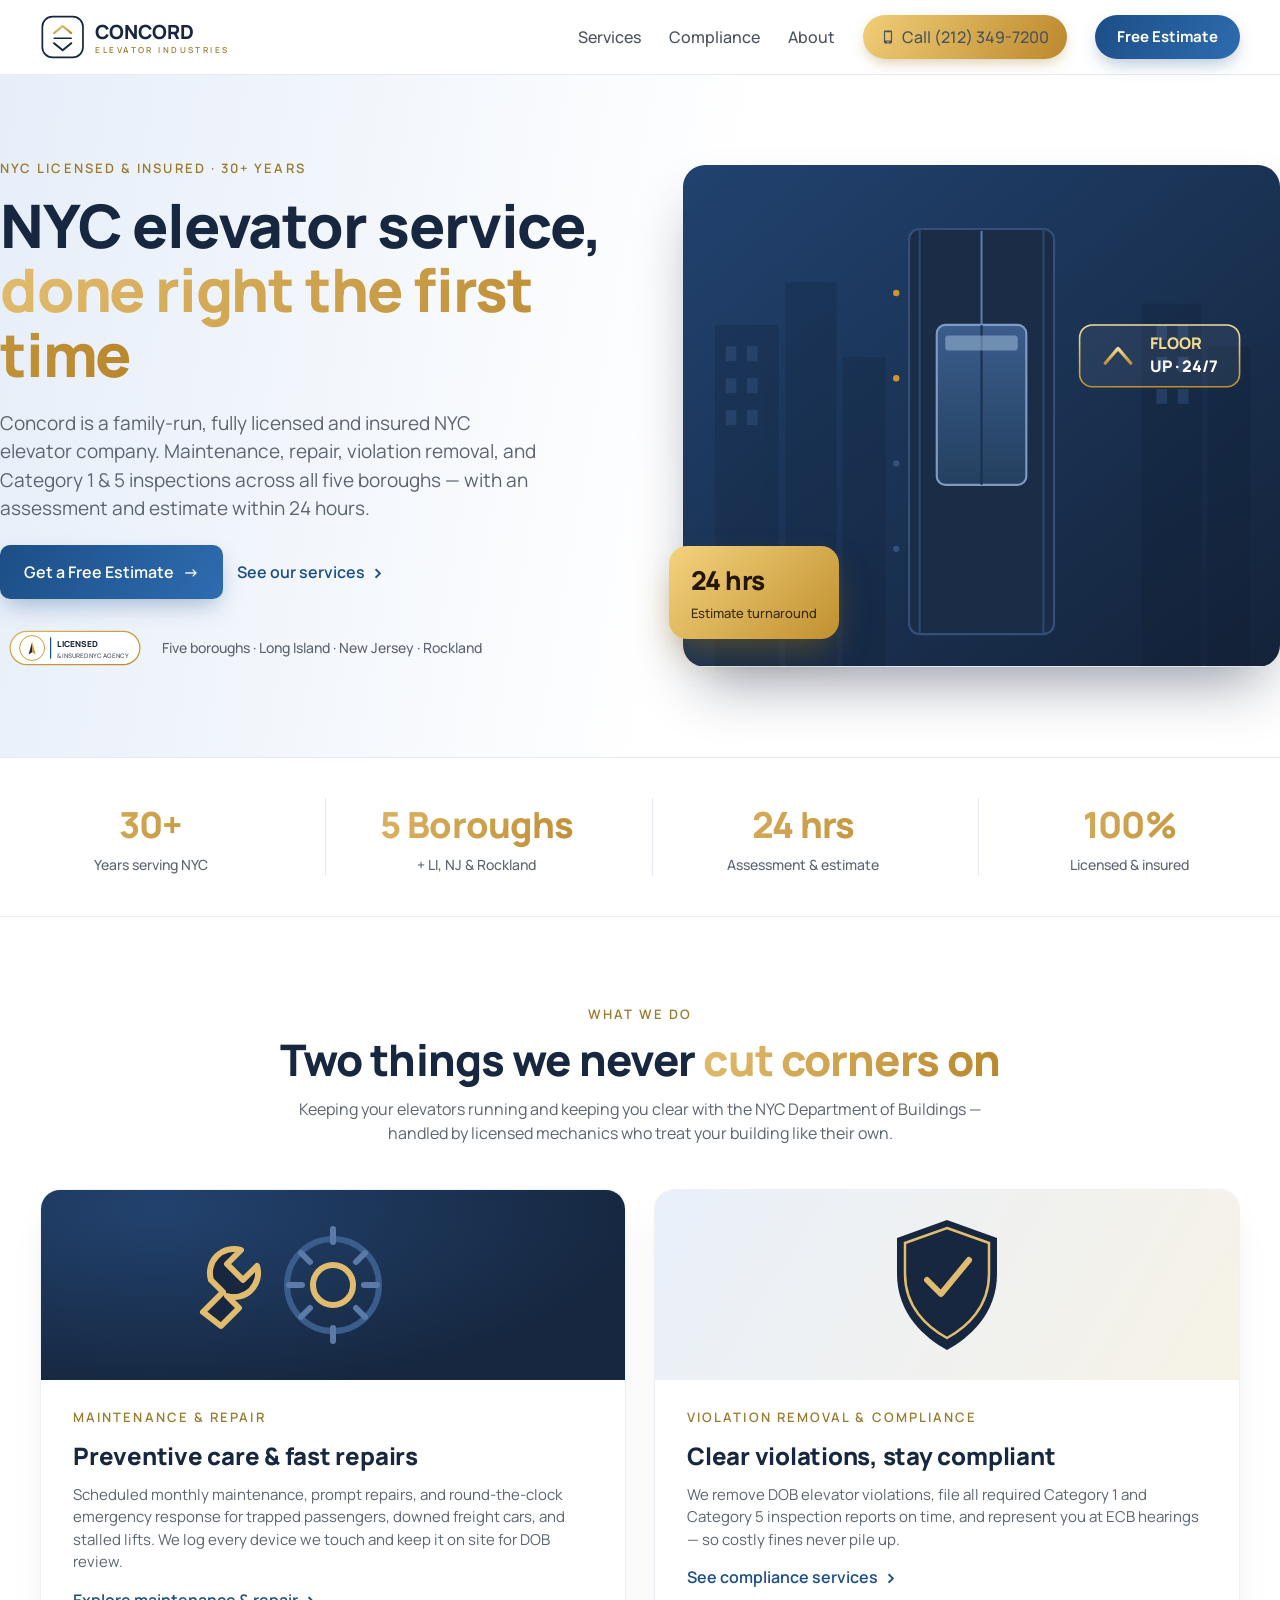
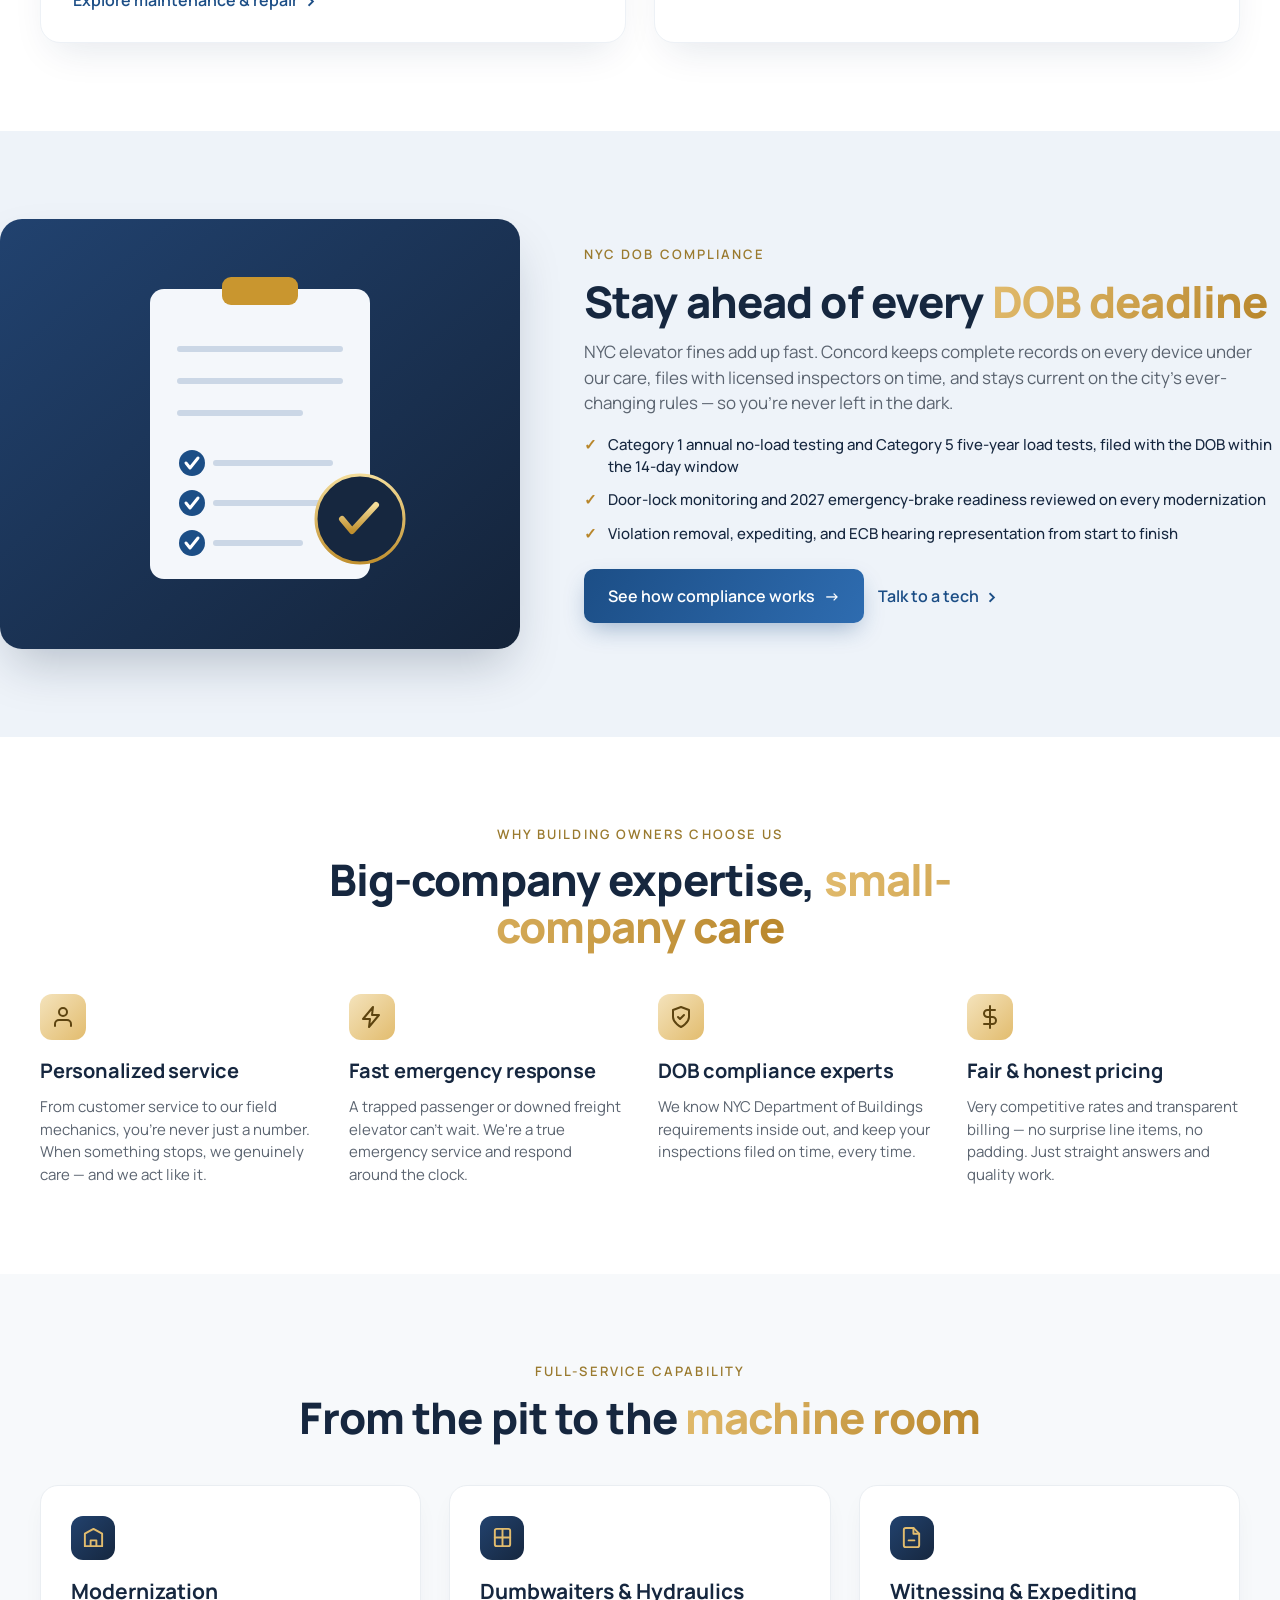
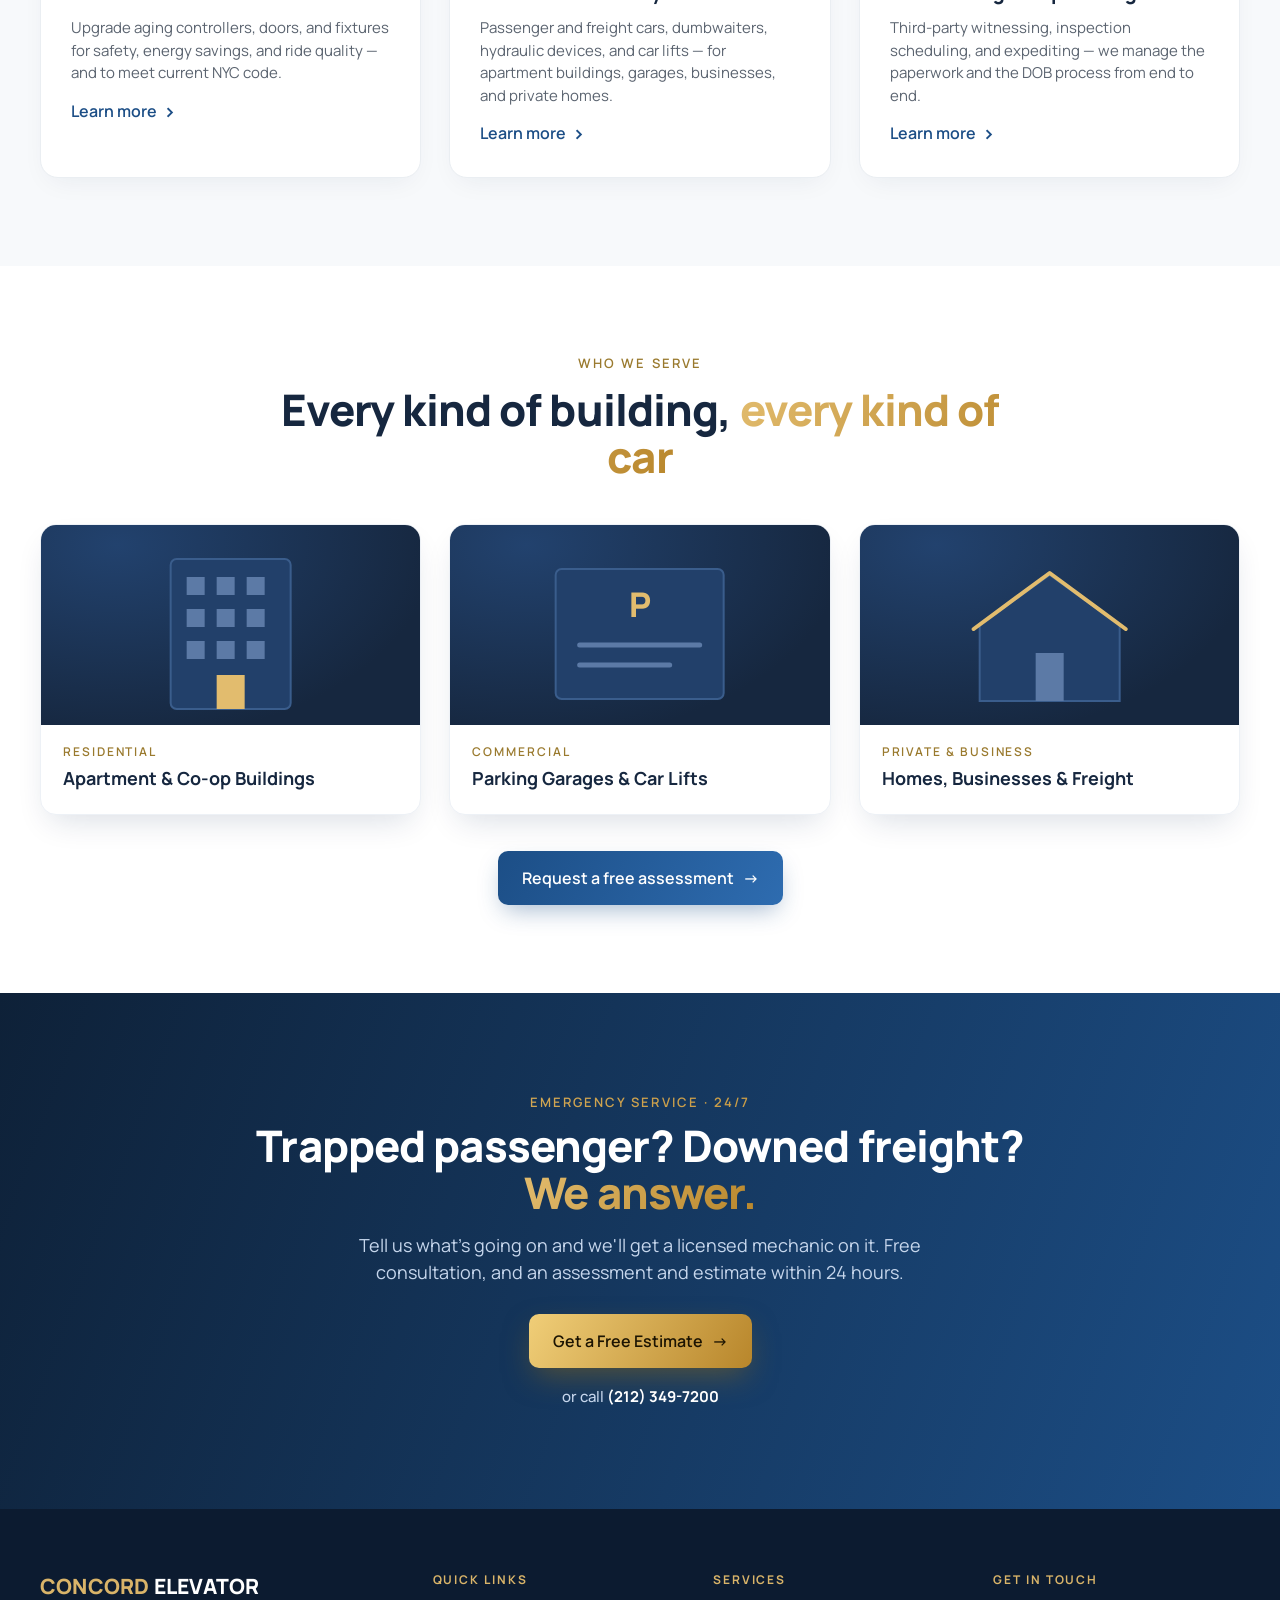
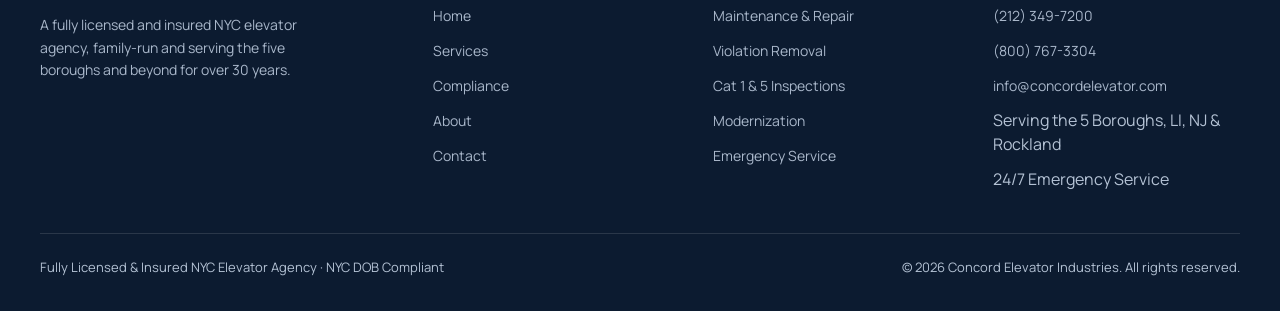
<file: index.html>
<!DOCTYPE html>
<html lang="en">
<head>
<meta charset="UTF-8">
<meta name="viewport" content="width=device-width, initial-scale=1.0">
<title>Concord Elevator Industries | NYC Elevator Maintenance, Repair &amp; Compliance</title>
<meta name="description" content="Family-run, fully licensed &amp; insured NYC elevator company serving all five boroughs for 30+ years. Maintenance, repair, violation removal, and Category 1 &amp; 5 inspections — free estimate within 24 hours. Call (212) 349-7200.">
<link rel="preconnect" href="https://fonts.googleapis.com">
<link rel="preconnect" href="https://fonts.gstatic.com" crossorigin>
<link href="https://fonts.googleapis.com/css2?family=Manrope:wght@400;500;600;700;800&display=swap" rel="stylesheet">
<style>
:root{
  --navy:#16273F;--blue:#1C4E86;--blue2:#2E6CB0;--grey:#5B6470;
  --gold1:#E2BC6E;--gold2:#B8862B;--bg:#EEF3F9;--line:#E6EAF0;--ink:#16233A;
}
*{margin:0;padding:0;box-sizing:border-box}
html{scroll-behavior:smooth}
body{font-family:'Manrope',sans-serif;color:var(--navy);background:#fff;-webkit-font-smoothing:antialiased;line-height:1.5}
img{display:block;max-width:100%}
a{text-decoration:none;color:inherit}
.wrap{max-width:1280px;margin:0 auto;padding:0 40px}
.gold{background:linear-gradient(120deg,var(--gold1),var(--gold2));-webkit-background-clip:text;background-clip:text;-webkit-text-fill-color:transparent}
.eyebrow{font-size:13px;font-weight:600;letter-spacing:.16em;color:#9a7a2e;text-transform:uppercase}
h1,h2{color:var(--navy);font-weight:800;letter-spacing:-.02em;line-height:1.08}
h2{font-size:clamp(28px,3.4vw,44px)}
p{color:var(--grey)}
.btn{display:inline-flex;align-items:center;gap:9px;font-weight:600;font-size:16px;border-radius:10px;padding:15px 24px;cursor:pointer;transition:.2s;border:none}
.btn-blue{background:linear-gradient(120deg,var(--blue),var(--blue2));color:#fff;box-shadow:0 10px 24px -6px rgba(28,78,134,.4)}
.btn-blue:hover{transform:translateY(-2px);box-shadow:0 14px 30px -6px rgba(28,78,134,.5)}
.btn-gold{background:linear-gradient(120deg,#F0CE78,var(--gold2));color:#1c1402;box-shadow:0 12px 30px -6px rgba(150,110,20,.5)}
.btn-gold:hover{transform:translateY(-2px)}
.link{display:inline-flex;align-items:center;gap:6px;font-weight:600;color:var(--blue)}
.link .c{font-size:1.3em;line-height:0}
header{position:sticky;top:0;z-index:50;background:rgba(255,255,255,.92);backdrop-filter:blur(10px);border-bottom:1px solid var(--line)}
.nav{display:flex;align-items:center;justify-content:space-between;padding:12px 40px;max-width:1360px;margin:0 auto}
.logo svg{height:50px;width:auto;display:block}
.nav-links{display:flex;align-items:center;gap:28px}
.nav-links a:not(.pill){font-weight:500;font-size:16px;color:#4a525e}
.nav-links a:not(.pill):hover{color:var(--navy)}
.nav-links a.pill{color:#fff!important;font-weight:700}
.pill{background:linear-gradient(120deg,var(--blue),var(--blue2));color:#fff;border-radius:999px;padding:11px 22px;font-weight:600;font-size:15px;box-shadow:0 8px 18px -4px rgba(28,78,134,.35)}
.callbtn{display:inline-flex;align-items:center;gap:7px;font-weight:700;font-size:15px;white-space:nowrap;background:linear-gradient(120deg,#F0CE78,#BC882C);color:#14233A;border-radius:999px;padding:10px 18px;box-shadow:0 6px 16px -5px rgba(150,110,20,.45);transition:.2s}
.callbtn:hover{transform:translateY(-1px)}
.menu-btn{display:none}
.hero{background:linear-gradient(100deg,#E6EEF9 0%,#fff 55%);overflow:hidden}
.hero-grid{display:grid;grid-template-columns:1.05fr 1fr;gap:56px;align-items:center;padding:84px 0}
.hero h1{font-size:clamp(38px,5vw,60px)}
.hero p.sub{font-size:19px;margin:22px 0;max-width:540px}
.hero-cta{display:flex;align-items:center;gap:14px;flex-wrap:wrap}
.trust{display:flex;align-items:center;gap:12px;margin-top:24px;color:var(--grey);font-size:14px;font-weight:500}
.hero-visual{position:relative}
.hero-visual .panel{width:100%;border-radius:22px;box-shadow:0 30px 60px -18px rgba(10,25,50,.45);overflow:hidden;display:block}
.badge{position:absolute;left:-14px;bottom:28px;background:linear-gradient(135deg,#F4D27E,#C0902F);border-radius:18px;padding:15px 22px;box-shadow:0 16px 34px -8px rgba(150,110,20,.5)}
.badge b{display:block;font-size:26px;color:#231701;font-weight:800;letter-spacing:-.02em}
.badge span{font-size:13px;color:#3a2a06;font-weight:500}
.stats{border-top:1px solid var(--line);border-bottom:1px solid var(--line)}
.stats-row{display:flex;justify-content:space-between;align-items:center;padding:40px 0;text-align:center;flex-wrap:wrap;gap:24px}
.stat{flex:1;min-width:160px}
.stat b{display:block;font-size:36px;font-weight:800;letter-spacing:-.02em}
.stat span{font-size:14px;color:var(--grey);font-weight:500}
.stat+.stat{border-left:1px solid var(--line)}
section.sec{padding:88px 0}
.sec-head{text-align:center;max-width:740px;margin:0 auto 44px}
.sec-head h2{margin-top:12px}
.sec-head p{margin-top:14px;font-size:16px}
.two{display:grid;grid-template-columns:1fr 1fr;gap:28px}
.card{background:#fff;border:1px solid #EDF1F6;border-radius:20px;overflow:hidden;box-shadow:0 18px 40px -14px rgba(13,40,80,.12);display:flex;flex-direction:column}
.card .body{padding:28px 32px 30px}
.card .body h3{color:var(--navy);font-size:24px;font-weight:800;letter-spacing:-.01em;margin:10px 0}
.card .body p{font-size:15px;margin-bottom:14px}
.art{height:190px;display:flex;align-items:center;justify-content:center;position:relative;overflow:hidden}
.art.navy{background:radial-gradient(120% 140% at 20% 10%,#22426E 0%,#16273F 70%)}
.art.tint{background:linear-gradient(120deg,#E9F0FA,#F6F2E6)}
.art svg{width:100%;height:100%}
.adu{background:var(--bg)}
.adu-grid{display:grid;grid-template-columns:520px 1fr;gap:64px;align-items:center;padding:88px 0}
.adu-grid .panel{width:100%;border-radius:22px;box-shadow:0 24px 50px -12px rgba(10,30,60,.25);overflow:hidden;display:block}
.adu h2{margin:14px 0}
.adu .lead{font-size:17px;margin-bottom:18px}
.checks{list-style:none;display:flex;flex-direction:column;gap:12px;margin-bottom:24px}
.checks li{display:flex;gap:11px;align-items:flex-start;color:var(--navy);font-weight:500;font-size:15px;line-height:1.45}
.checks li::before{content:"✓";font-weight:800;color:var(--gold2);flex:0 0 auto}
.feat-row{display:grid;grid-template-columns:repeat(4,1fr);gap:36px}
.feat .ico{width:46px;height:46px;border-radius:12px;display:flex;align-items:center;justify-content:center;background:linear-gradient(135deg,#F4E3BC,#E2BC6E);margin-bottom:16px;color:#5d4410}
.feat .ico svg{width:24px;height:24px}
.feat h3{color:var(--navy);font-size:20px;font-weight:700;letter-spacing:-.01em;margin-bottom:10px}
.feat p{font-size:15px}
.svc-bg{background:#F7F9FB}
.three{display:grid;grid-template-columns:repeat(3,1fr);gap:28px}
.svc{background:#fff;border:1px solid #EAEEF2;border-radius:18px;padding:30px 30px 32px;box-shadow:0 10px 28px -10px rgba(13,40,80,.08)}
.svc .ico{width:44px;height:44px;border-radius:12px;display:flex;align-items:center;justify-content:center;background:linear-gradient(135deg,#22426E,#16273F);margin-bottom:16px;color:#E2BC6E}
.svc .ico svg{width:23px;height:23px}
.svc h3{color:var(--navy);font-size:21px;font-weight:700;margin:6px 0 10px}
.svc p{font-size:15px;margin-bottom:14px}
.tiles{display:grid;grid-template-columns:repeat(3,1fr);gap:28px;margin-bottom:36px}
.tile{display:block;border-radius:16px;overflow:hidden;box-shadow:0 14px 32px -10px rgba(13,40,80,.16);background:#fff;border:1px solid #EDF1F6;transition:.2s}
.tile:hover{transform:translateY(-4px);box-shadow:0 22px 44px -12px rgba(13,40,80,.22)}
.tile .art{height:200px}
.tile .cap{padding:18px 22px 22px}
.tile .t{font-size:12px;font-weight:600;letter-spacing:.16em;color:#9a7a2e;text-transform:uppercase}
.tile .n{font-size:18px;font-weight:700;color:var(--navy);margin-top:4px}
.center{text-align:center}
.cta{background:linear-gradient(110deg,#0E2138,#1C4E86);text-align:center;padding:100px 0}
.cta h2{color:#fff;max-width:820px;margin:0 auto}
.cta p{color:#C6D6EC;max-width:620px;margin:16px auto 28px;font-size:18px}
.cta small{display:block;margin-top:18px;color:#C6D6EC;font-weight:500;font-size:15px}
.cta small a{color:#fff;font-weight:700}
footer{background:#0C1B30;color:#B4C2D4;padding:62px 0 34px}
.foot-grid{display:grid;grid-template-columns:1.5fr 1fr 1fr 1.1fr;gap:56px}
.foot .bm{font-size:21px;font-weight:800;letter-spacing:.01em;margin-bottom:12px}
.foot .bm .y{color:#D9B469}.foot .bm .w{color:#fff}
.foot p{color:#A9B7CA;font-size:14px;line-height:1.6;max-width:300px}
.foot h4{color:#D9B469;font-size:12px;letter-spacing:.16em;text-transform:uppercase;margin-bottom:14px}
.foot ul{list-style:none;display:flex;flex-direction:column;gap:11px}
.foot ul a{font-size:14px;color:#A9B7CA}.foot ul a:hover{color:#fff}
.foot-bottom{display:flex;justify-content:space-between;border-top:1px solid rgba(255,255,255,.12);margin-top:42px;padding-top:24px;font-size:13px;flex-wrap:wrap;gap:10px}
.mobilecall{display:none}
@media(max-width:900px){
  .menu-btn{display:block;font-size:26px;background:none;border:none;color:var(--navy);cursor:pointer;line-height:1}
  .nav-links{display:none}
  .nav-links.open{display:flex;flex-direction:column;align-items:stretch;gap:0;position:absolute;top:100%;left:0;right:0;background:#fff;border-bottom:1px solid var(--line);box-shadow:0 14px 26px -12px rgba(13,40,80,.2);padding:6px 22px 18px}
  .nav-links.open a{padding:14px 2px;font-size:17px;color:var(--navy);border-bottom:1px solid var(--line)}
  .nav-links.open a.callbtn{display:inline-flex;justify-content:center;margin-top:12px;border-bottom:none}
  .nav-links.open a.pill{display:block;text-align:center;margin-top:12px;border-bottom:none}
  .callbtn{display:none}
  .hero-grid,.adu-grid{grid-template-columns:1fr;gap:40px}.adu-grid .panel{max-width:520px;margin:0 auto}
  .two,.three,.tiles,.feat-row{grid-template-columns:1fr}
  .feat-row{gap:30px}.stat+.stat{border-left:none}
  .foot-grid{grid-template-columns:1fr 1fr;gap:38px}.wrap{padding:0 22px}.nav{padding:10px 22px}
  .foot{min-width:0}.foot ul a,.foot p{overflow-wrap:anywhere}
  section.sec,.hero-grid,.adu-grid{padding-top:58px;padding-bottom:58px}
  .mobilecall{display:flex;position:fixed;left:0;right:0;bottom:0;z-index:60;box-shadow:0 -4px 16px rgba(0,0,0,.12)}
  .mobilecall a{flex:1;display:flex;align-items:center;justify-content:center;gap:8px;padding:15px;font-weight:700;font-size:16px}
  .mobilecall .call{background:linear-gradient(120deg,var(--blue),var(--blue2));color:#fff}
  .mobilecall .book{background:linear-gradient(120deg,#F0CE78,#BC882C);color:#1c1402}
  body{padding-bottom:56px}
}
</style>
</head>
<body>
<!-- ============ HEADER ============ -->
<header>
  <div class="nav">
    <a class="logo" href="index.html" aria-label="Concord Elevator Industries — home">
      <svg viewBox="0 0 318 64" xmlns="http://www.w3.org/2000/svg" role="img" aria-label="Concord Elevator Industries">
        <defs><linearGradient id="lgGold" x1="0" y1="0" x2="1" y2="1"><stop offset="0" stop-color="#E7C476"/><stop offset="1" stop-color="#B8862B"/></linearGradient></defs>
        <rect x="3" y="6" width="52" height="52" rx="13" fill="none" stroke="#16273F" stroke-width="2.2"/>
        <path d="M18 27 L29 18 L40 27" fill="none" stroke="url(#lgGold)" stroke-width="2.6" stroke-linecap="round" stroke-linejoin="round"/>
        <line x1="18" y1="33.5" x2="40" y2="33.5" stroke="#16273F" stroke-width="2" stroke-linecap="round"/>
        <path d="M18 40 L29 49 L40 40" fill="none" stroke="#16273F" stroke-width="2.6" stroke-linecap="round" stroke-linejoin="round"/>
        <text x="70" y="34" font-family="Manrope,Arial,sans-serif" font-size="25" font-weight="800" letter-spacing="-0.4" fill="#16273F">CONCORD</text>
        <text x="71" y="52" font-family="Manrope,Arial,sans-serif" font-size="10.5" font-weight="600" letter-spacing="3.1" fill="#9a7a2e">ELEVATOR INDUSTRIES</text>
      </svg>
    </a>
    <nav class="nav-links">
      <a href="services.html">Services</a>
      <a href="compliance.html">Compliance</a>
      <a href="about.html">About</a>
      <a class="callbtn" href="tel:12123497200"><svg width="14" height="14" viewBox="0 0 24 24" fill="currentColor" style="flex:0 0 auto"><path d="M17 1H7c-1.1 0-2 .9-2 2v18c0 1.1.9 2 2 2h10c1.1 0 2-.9 2-2V3c0-1.1-.9-2-2-2zm-5 21c-.83 0-1.5-.67-1.5-1.5S11.17 19 12 19s1.5.67 1.5 1.5S12.83 22 12 22zm5-4H7V4h10v14z"/></svg> Call (212) 349-7200</a>
      <a class="pill" href="contact.html">Free Estimate</a>
    </nav>
    <button class="menu-btn" aria-label="Toggle menu" onclick="document.querySelector('.nav-links').classList.toggle('open')">&#9776;</button>
  </div>
</header>

<!-- ============ HERO ============ -->
<section class="hero">
  <div class="wrap hero-grid">
    <div>
      <div class="eyebrow">NYC Licensed &amp; Insured · 30+ Years</div>
      <h1 style="margin-top:14px">NYC elevator service, <span class="gold">done right the first time</span></h1>
      <p class="sub">Concord is a family-run, fully licensed and insured NYC elevator company. Maintenance, repair, violation removal, and Category&nbsp;1 &amp; 5 inspections across all five boroughs — with an assessment and estimate within 24 hours.</p>
      <div class="hero-cta">
        <a class="btn btn-blue" href="contact.html">Get a Free Estimate <span>&rarr;</span></a>
        <a class="link" href="services.html">See our services <span class="c">&rsaquo;</span></a>
      </div>
      <div class="trust">
        <svg width="150" height="50" viewBox="0 0 224 84" role="img" aria-label="Fully licensed and insured NYC agency" style="flex:0 0 auto">
          <defs><linearGradient id="emGold" x1="0" y1="0" x2="1" y2="1"><stop offset="0" stop-color="#DDB05A"/><stop offset="1" stop-color="#BC882C"/></linearGradient></defs>
          <rect x="3" y="14" width="218" height="56" rx="28" fill="#fff" stroke="url(#emGold)" stroke-width="2"/>
          <circle cx="40" cy="42" r="21" fill="#fff" stroke="#C9962F" stroke-width="1.6"/>
          <polygon points="40,32 34,53 40,49" fill="#16273F"/><polygon points="40,32 46,53 40,49" fill="#C9962F"/>
          <rect x="70" y="24" width="2" height="36" fill="#1C4E86"/>
          <text x="82" y="40" font-size="14" font-weight="800" fill="#16273F" font-family="Manrope,sans-serif">LICENSED</text>
          <text x="82" y="58" font-size="10.5" font-weight="600" fill="#5B6470" font-family="Manrope,sans-serif">&amp; INSURED NYC AGENCY</text>
        </svg>
        <span>Five boroughs · Long Island · New Jersey · Rockland</span>
      </div>
    </div>
    <div class="hero-visual">
      <svg class="panel" viewBox="0 0 560 470" xmlns="http://www.w3.org/2000/svg" role="img" aria-label="Illustration of a modern elevator and building">
        <defs>
          <linearGradient id="bgN" x1="0" y1="0" x2="1" y2="1"><stop offset="0" stop-color="#21426F"/><stop offset="1" stop-color="#142339"/></linearGradient>
          <linearGradient id="gld" x1="0" y1="0" x2="0" y2="1"><stop offset="0" stop-color="#F4DD9A"/><stop offset="1" stop-color="#C0902F"/></linearGradient>
          <linearGradient id="glass" x1="0" y1="0" x2="0" y2="1"><stop offset="0" stop-color="#3a5d8c"/><stop offset="1" stop-color="#24405f"/></linearGradient>
        </defs>
        <rect width="560" height="470" fill="url(#bgN)"/>
        <!-- soft skyline silhouette -->
        <g opacity=".22" fill="#0e1d31">
          <rect x="30" y="150" width="60" height="320"/><rect x="96" y="110" width="48" height="360"/>
          <rect x="150" y="180" width="40" height="290"/><rect x="430" y="130" width="56" height="340"/>
          <rect x="492" y="170" width="40" height="300"/>
        </g>
        <!-- window grid on side towers -->
        <g opacity=".5" fill="#33527c">
          <rect x="40" y="170" width="10" height="14"/><rect x="60" y="170" width="10" height="14"/>
          <rect x="40" y="200" width="10" height="14"/><rect x="60" y="200" width="10" height="14"/>
          <rect x="40" y="230" width="10" height="14"/><rect x="60" y="230" width="10" height="14"/>
          <rect x="444" y="150" width="10" height="14"/><rect x="464" y="150" width="10" height="14"/>
          <rect x="444" y="180" width="10" height="14"/><rect x="464" y="180" width="10" height="14"/>
          <rect x="444" y="210" width="10" height="14"/><rect x="464" y="210" width="10" height="14"/>
        </g>
        <!-- elevator shaft -->
        <rect x="212" y="60" width="136" height="380" rx="10" fill="#1a2c46" stroke="#34507a" stroke-width="2"/>
        <line x1="222" y1="60" x2="222" y2="440" stroke="#2c486e" stroke-width="2"/>
        <line x1="338" y1="60" x2="338" y2="440" stroke="#2c486e" stroke-width="2"/>
        <!-- hoist cable -->
        <line x1="280" y1="62" x2="280" y2="150" stroke="#5c7aa6" stroke-width="2"/>
        <!-- cab -->
        <rect x="238" y="150" width="84" height="150" rx="8" fill="url(#glass)" stroke="#7f9cc4" stroke-width="2"/>
        <line x1="280" y1="150" x2="280" y2="300" stroke="#1c3050" stroke-width="2"/>
        <!-- cab interior glow -->
        <rect x="246" y="160" width="68" height="14" rx="3" fill="#9fb8d8" opacity=".55"/>
        <!-- gold floor indicator chip -->
        <rect x="372" y="150" width="150" height="58" rx="12" fill="#fff" opacity=".06"/>
        <rect x="372" y="150" width="150" height="58" rx="12" fill="none" stroke="url(#gld)" stroke-width="1.5"/>
        <path d="M396 186 L408 172 L420 186" fill="none" stroke="url(#gld)" stroke-width="3" stroke-linecap="round" stroke-linejoin="round"/>
        <text x="438" y="173" font-size="15" font-weight="800" fill="#F2D98C" font-family="Manrope,sans-serif">FLOOR</text>
        <text x="438" y="194" font-size="15" font-weight="800" fill="#ffffff" font-family="Manrope,sans-serif">UP · 24/7</text>
        <!-- floor markers -->
        <g fill="#8aa3c6" font-family="Manrope,sans-serif" font-size="11" font-weight="700">
          <circle cx="200" cy="120" r="3" fill="#C9962F"/><circle cx="200" cy="200" r="3" fill="#C9962F"/>
          <circle cx="200" cy="280" r="3" fill="#34507a"/><circle cx="200" cy="360" r="3" fill="#34507a"/>
        </g>
      </svg>
      <div class="badge"><b>24 hrs</b><span>Estimate turnaround</span></div>
    </div>
  </div>
</section>

<!-- ============ STATS BAR ============ -->
<div class="stats">
  <div class="wrap stats-row">
    <div class="stat"><b class="gold">30+</b><span>Years serving NYC</span></div>
    <div class="stat"><b class="gold">5 Boroughs</b><span>+ LI, NJ &amp; Rockland</span></div>
    <div class="stat"><b class="gold">24 hrs</b><span>Assessment &amp; estimate</span></div>
    <div class="stat"><b class="gold">100%</b><span>Licensed &amp; insured</span></div>
  </div>
</div>

<!-- ============ SPLIT CARDS ============ -->
<section class="sec">
  <div class="wrap">
    <div class="sec-head"><div class="eyebrow">What we do</div><h2>Two things we never <span class="gold">cut corners on</span></h2><p>Keeping your elevators running and keeping you clear with the NYC Department of Buildings — handled by licensed mechanics who treat your building like their own.</p></div>
    <div class="two">
      <div class="card">
        <div class="art navy">
          <svg viewBox="0 0 400 190" xmlns="http://www.w3.org/2000/svg">
            <rect width="400" height="190" fill="none"/>
            <g transform="translate(150,30)">
              <circle cx="50" cy="65" r="46" fill="none" stroke="#3a5d8c" stroke-width="6"/>
              <circle cx="50" cy="65" r="20" fill="none" stroke="#E2BC6E" stroke-width="6"/>
              <g stroke="#5c7aa6" stroke-width="6" stroke-linecap="round">
                <line x1="50" y1="9" x2="50" y2="22"/><line x1="50" y1="108" x2="50" y2="121"/>
                <line x1="6" y1="65" x2="19" y2="65"/><line x1="81" y1="65" x2="94" y2="65"/>
                <line x1="18" y1="33" x2="27" y2="42"/><line x1="73" y1="88" x2="82" y2="97"/>
                <line x1="82" y1="33" x2="73" y2="42"/><line x1="27" y1="88" x2="18" y2="97"/>
              </g>
            </g>
            <g transform="translate(70,52)" stroke="#E2BC6E" stroke-width="6" stroke-linecap="round" stroke-linejoin="round" fill="none">
              <path d="M0 70 L20 50 L8 38 a24 24 0 0 1 30 -30 L24 22 L40 38 L54 24 a24 24 0 0 1 -30 30 L36 66 L18 84 Z" fill="#16273F"/>
            </g>
          </svg>
        </div>
        <div class="body">
          <div class="eyebrow">Maintenance &amp; Repair</div>
          <h3>Preventive care &amp; fast repairs</h3>
          <p>Scheduled monthly maintenance, prompt repairs, and round-the-clock emergency response for trapped passengers, downed freight cars, and stalled lifts. We log every device we touch and keep it on site for DOB review.</p>
          <a class="link" href="services.html">Explore maintenance &amp; repair <span class="c">&rsaquo;</span></a>
        </div>
      </div>
      <div class="card">
        <div class="art tint">
          <svg viewBox="0 0 400 190" xmlns="http://www.w3.org/2000/svg">
            <g transform="translate(146,26)">
              <path d="M54 4 L104 22 V58 c0 40 -28 64 -50 76 c-22 -12 -50 -36 -50 -76 V22 Z" fill="#16273F"/>
              <path d="M54 12 L96 27 V58 c0 33 -22 53 -42 64 c-20 -11 -42 -31 -42 -64 V27 Z" fill="none" stroke="#E2BC6E" stroke-width="2.5"/>
              <path d="M34 64 L48 78 L76 44" fill="none" stroke="#E2BC6E" stroke-width="6" stroke-linecap="round" stroke-linejoin="round"/>
            </g>
          </svg>
        </div>
        <div class="body">
          <div class="eyebrow">Violation Removal &amp; Compliance</div>
          <h3>Clear violations, stay compliant</h3>
          <p>We remove DOB elevator violations, file all required Category&nbsp;1 and Category&nbsp;5 inspection reports on time, and represent you at ECB hearings — so costly fines never pile up.</p>
          <a class="link" href="compliance.html">See compliance services <span class="c">&rsaquo;</span></a>
        </div>
      </div>
    </div>
  </div>
</section>

<!-- ============ FEATURED COMPLIANCE BAND ============ -->
<section class="adu">
  <div class="wrap adu-grid">
    <svg class="panel" viewBox="0 0 520 430" xmlns="http://www.w3.org/2000/svg" role="img" aria-label="NYC compliance deadlines illustration">
      <defs><linearGradient id="cbg" x1="0" y1="0" x2="1" y2="1"><stop offset="0" stop-color="#21426F"/><stop offset="1" stop-color="#142339"/></linearGradient>
      <linearGradient id="cg2" x1="0" y1="0" x2="0" y2="1"><stop offset="0" stop-color="#F4DD9A"/><stop offset="1" stop-color="#C0902F"/></linearGradient></defs>
      <rect width="520" height="430" fill="url(#cbg)"/>
      <!-- clipboard / report -->
      <rect x="150" y="70" width="220" height="290" rx="14" fill="#f4f7fb"/>
      <rect x="222" y="58" width="76" height="28" rx="9" fill="#C9962F"/>
      <g stroke="#cbd7e6" stroke-width="6" stroke-linecap="round">
        <line x1="180" y1="130" x2="340" y2="130"/><line x1="180" y1="162" x2="340" y2="162"/>
        <line x1="180" y1="194" x2="300" y2="194"/>
      </g>
      <!-- check rows -->
      <g>
        <circle cx="192" cy="244" r="13" fill="#1C4E86"/><path d="M186 244 l4 5 l8 -10" stroke="#fff" stroke-width="3" fill="none" stroke-linecap="round" stroke-linejoin="round"/>
        <line x1="216" y1="244" x2="330" y2="244" stroke="#cbd7e6" stroke-width="6" stroke-linecap="round"/>
        <circle cx="192" cy="284" r="13" fill="#1C4E86"/><path d="M186 284 l4 5 l8 -10" stroke="#fff" stroke-width="3" fill="none" stroke-linecap="round" stroke-linejoin="round"/>
        <line x1="216" y1="284" x2="330" y2="284" stroke="#cbd7e6" stroke-width="6" stroke-linecap="round"/>
        <circle cx="192" cy="324" r="13" fill="#1C4E86"/><path d="M186 324 l4 5 l8 -10" stroke="#fff" stroke-width="3" fill="none" stroke-linecap="round" stroke-linejoin="round"/>
        <line x1="216" y1="324" x2="300" y2="324" stroke="#cbd7e6" stroke-width="6" stroke-linecap="round"/>
      </g>
      <!-- gold seal -->
      <g transform="translate(360,300)">
        <circle r="44" fill="#16273F" stroke="url(#cg2)" stroke-width="3"/>
        <path d="M-18 0 l10 12 l24 -26" fill="none" stroke="url(#cg2)" stroke-width="6" stroke-linecap="round" stroke-linejoin="round"/>
      </g>
    </svg>
    <div>
      <div class="eyebrow">NYC DOB Compliance</div>
      <h2>Stay ahead of every <span class="gold">DOB deadline</span></h2>
      <p class="lead">NYC elevator fines add up fast. Concord keeps complete records on every device under our care, files with licensed inspectors on time, and stays current on the city's ever-changing rules — so you're never left in the dark.</p>
      <ul class="checks">
        <li>Category&nbsp;1 annual no-load testing and Category&nbsp;5 five-year load tests, filed with the DOB within the 14-day window</li>
        <li>Door-lock monitoring and 2027 emergency-brake readiness reviewed on every modernization</li>
        <li>Violation removal, expediting, and ECB hearing representation from start to finish</li>
      </ul>
      <div class="hero-cta">
        <a class="btn btn-blue" href="compliance.html">See how compliance works <span>&rarr;</span></a>
        <a class="link" href="contact.html">Talk to a tech <span class="c">&rsaquo;</span></a>
      </div>
    </div>
  </div>
</section>

<!-- ============ WHY US ============ -->
<section class="sec">
  <div class="wrap">
    <div class="sec-head"><div class="eyebrow">Why building owners choose us</div><h2>Big-company expertise, <span class="gold">small-company care</span></h2></div>
    <div class="feat-row">
      <div class="feat">
        <div class="ico"><svg viewBox="0 0 24 24" fill="none" stroke="currentColor" stroke-width="2" stroke-linecap="round" stroke-linejoin="round"><path d="M20 21v-2a4 4 0 0 0-4-4H8a4 4 0 0 0-4 4v2"/><circle cx="12" cy="7" r="4"/></svg></div>
        <h3>Personalized service</h3>
        <p>From customer service to our field mechanics, you're never just a number. When something stops, we genuinely care — and we act like it.</p>
      </div>
      <div class="feat">
        <div class="ico"><svg viewBox="0 0 24 24" fill="none" stroke="currentColor" stroke-width="2" stroke-linecap="round" stroke-linejoin="round"><path d="M13 2L3 14h7l-1 8 10-12h-7l1-8z"/></svg></div>
        <h3>Fast emergency response</h3>
        <p>A trapped passenger or downed freight elevator can't wait. We're a true emergency service and respond around the clock.</p>
      </div>
      <div class="feat">
        <div class="ico"><svg viewBox="0 0 24 24" fill="none" stroke="currentColor" stroke-width="2" stroke-linecap="round" stroke-linejoin="round"><path d="M12 22s8-4 8-10V5l-8-3-8 3v7c0 6 8 10 8 10z"/><path d="M9 12l2 2 4-4"/></svg></div>
        <h3>DOB compliance experts</h3>
        <p>We know NYC Department of Buildings requirements inside out, and keep your inspections filed on time, every time.</p>
      </div>
      <div class="feat">
        <div class="ico"><svg viewBox="0 0 24 24" fill="none" stroke="currentColor" stroke-width="2" stroke-linecap="round" stroke-linejoin="round"><line x1="12" y1="1" x2="12" y2="23"/><path d="M17 5H9.5a3.5 3.5 0 0 0 0 7h5a3.5 3.5 0 0 1 0 7H6"/></svg></div>
        <h3>Fair &amp; honest pricing</h3>
        <p>Very competitive rates and transparent billing — no surprise line items, no padding. Just straight answers and quality work.</p>
      </div>
    </div>
  </div>
</section>

<!-- ============ SERVICES (secondary) ============ -->
<section class="sec svc-bg">
  <div class="wrap">
    <div class="sec-head"><div class="eyebrow">Full-service capability</div><h2>From the pit to the <span class="gold">machine room</span></h2></div>
    <div class="three">
      <div class="svc">
        <div class="ico"><svg viewBox="0 0 24 24" fill="none" stroke="currentColor" stroke-width="2" stroke-linecap="round" stroke-linejoin="round"><path d="M3 21V8l9-5 9 5v13"/><path d="M9 21v-6h6v6"/><line x1="3" y1="21" x2="21" y2="21"/></svg></div>
        <h3>Modernization</h3>
        <p>Upgrade aging controllers, doors, and fixtures for safety, energy savings, and ride quality — and to meet current NYC code.</p>
        <a class="link" href="services.html">Learn more <span class="c">&rsaquo;</span></a>
      </div>
      <div class="svc">
        <div class="ico"><svg viewBox="0 0 24 24" fill="none" stroke="currentColor" stroke-width="2" stroke-linecap="round" stroke-linejoin="round"><rect x="4" y="3" width="16" height="18" rx="2"/><line x1="4" y1="12" x2="20" y2="12"/><line x1="12" y1="3" x2="12" y2="21"/></svg></div>
        <h3>Dumbwaiters &amp; Hydraulics</h3>
        <p>Passenger and freight cars, dumbwaiters, hydraulic devices, and car lifts — for apartment buildings, garages, businesses, and private homes.</p>
        <a class="link" href="services.html">Learn more <span class="c">&rsaquo;</span></a>
      </div>
      <div class="svc">
        <div class="ico"><svg viewBox="0 0 24 24" fill="none" stroke="currentColor" stroke-width="2" stroke-linecap="round" stroke-linejoin="round"><path d="M14 2H6a2 2 0 0 0-2 2v16a2 2 0 0 0 2 2h12a2 2 0 0 0 2-2V8z"/><polyline points="14 2 14 8 20 8"/><line x1="9" y1="15" x2="15" y2="15"/></svg></div>
        <h3>Witnessing &amp; Expediting</h3>
        <p>Third-party witnessing, inspection scheduling, and expediting — we manage the paperwork and the DOB process from end to end.</p>
        <a class="link" href="compliance.html">Learn more <span class="c">&rsaquo;</span></a>
      </div>
    </div>
  </div>
</section>

<!-- ============ PROPERTY TYPES STRIP ============ -->
<section class="sec">
  <div class="wrap">
    <div class="sec-head"><div class="eyebrow">Who we serve</div><h2>Every kind of building, <span class="gold">every kind of car</span></h2></div>
    <div class="tiles">
      <a class="tile" href="contact.html">
        <div class="art navy"><svg viewBox="0 0 360 200" xmlns="http://www.w3.org/2000/svg"><rect x="120" y="34" width="120" height="150" rx="6" fill="#22406a" stroke="#3a5d8c" stroke-width="2"/><g fill="#5c7aa6">
          <rect x="136" y="52" width="18" height="18"/><rect x="166" y="52" width="18" height="18"/><rect x="196" y="52" width="18" height="18"/>
          <rect x="136" y="84" width="18" height="18"/><rect x="166" y="84" width="18" height="18"/><rect x="196" y="84" width="18" height="18"/>
          <rect x="136" y="116" width="18" height="18"/><rect x="166" y="116" width="18" height="18"/><rect x="196" y="116" width="18" height="18"/></g>
          <rect x="166" y="150" width="28" height="34" fill="#E2BC6E"/></svg></div>
        <div class="cap"><div class="t">Residential</div><div class="n">Apartment &amp; Co-op Buildings</div></div>
      </a>
      <a class="tile" href="contact.html">
        <div class="art navy"><svg viewBox="0 0 360 200" xmlns="http://www.w3.org/2000/svg"><rect x="96" y="44" width="168" height="130" rx="6" fill="#22406a" stroke="#3a5d8c" stroke-width="2"/><text x="180" y="92" font-size="34" font-weight="800" fill="#E2BC6E" font-family="Manrope,sans-serif" text-anchor="middle">P</text><g stroke="#5c7aa6" stroke-width="5" stroke-linecap="round"><line x1="120" y1="120" x2="240" y2="120"/><line x1="120" y1="140" x2="210" y2="140"/></g></svg></div>
        <div class="cap"><div class="t">Commercial</div><div class="n">Parking Garages &amp; Car Lifts</div></div>
      </a>
      <a class="tile" href="contact.html">
        <div class="art navy"><svg viewBox="0 0 360 200" xmlns="http://www.w3.org/2000/svg"><path d="M110 100 L180 50 L250 100 V176 H110 Z" fill="#22406a" stroke="#3a5d8c" stroke-width="2"/><path d="M104 104 L180 48 L256 104" fill="none" stroke="#E2BC6E" stroke-width="4" stroke-linecap="round" stroke-linejoin="round"/><rect x="166" y="128" width="28" height="48" fill="#5c7aa6"/></svg></div>
        <div class="cap"><div class="t">Private &amp; Business</div><div class="n">Homes, Businesses &amp; Freight</div></div>
      </a>
    </div>
    <div class="center"><a class="btn btn-blue" href="contact.html">Request a free assessment <span>&rarr;</span></a></div>
  </div>
</section>

<!-- ============ CTA BAND ============ -->
<section class="cta">
  <div class="wrap">
    <div class="eyebrow gold">Emergency service · 24/7</div>
    <h2 style="margin-top:10px">Trapped passenger? Downed freight? <span class="gold">We answer.</span></h2>
    <p>Tell us what's going on and we'll get a licensed mechanic on it. Free consultation, and an assessment and estimate within 24 hours.</p>
    <a class="btn btn-gold" href="contact.html">Get a Free Estimate <span>&rarr;</span></a>
    <small>or call <a href="tel:12123497200">(212) 349-7200</a></small>
  </div>
</section>

<!-- ============ FOOTER ============ -->
<footer>
  <div class="wrap">
    <div class="foot-grid">
      <div class="foot">
        <div class="bm"><span class="y">CONCORD</span> <span class="w">ELEVATOR</span></div>
        <p>A fully licensed and insured NYC elevator agency, family-run and serving the five boroughs and beyond for over 30 years.</p>
      </div>
      <div class="foot"><h4>Quick Links</h4><ul><li><a href="index.html">Home</a></li><li><a href="services.html">Services</a></li><li><a href="compliance.html">Compliance</a></li><li><a href="about.html">About</a></li><li><a href="contact.html">Contact</a></li></ul></div>
      <div class="foot"><h4>Services</h4><ul><li><a href="services.html">Maintenance &amp; Repair</a></li><li><a href="compliance.html">Violation Removal</a></li><li><a href="compliance.html">Cat 1 &amp; 5 Inspections</a></li><li><a href="services.html">Modernization</a></li><li><a href="services.html">Emergency Service</a></li></ul></div>
      <div class="foot"><h4>Get in Touch</h4><ul><li><a href="tel:12123497200">(212) 349-7200</a></li><li><a href="tel:18007673304">(800) 767-3304</a></li><li><a href="mailto:info@concordelevator.com">info@concordelevator.com</a></li><li>Serving the 5 Boroughs, LI, NJ &amp; Rockland</li><li>24/7 Emergency Service</li></ul></div>
    </div>
    <div class="foot-bottom"><span>Fully Licensed &amp; Insured NYC Elevator Agency · NYC DOB Compliant</span><span>© 2026 Concord Elevator Industries. All rights reserved.</span></div>
  </div>
</footer>

<!-- ============ STICKY MOBILE CALL BAR ============ -->
<div class="mobilecall"><a class="call" href="tel:12123497200">&#9742; Call Now</a><a class="book" href="contact.html">Free Estimate</a></div>
</body>
</html>
</file>
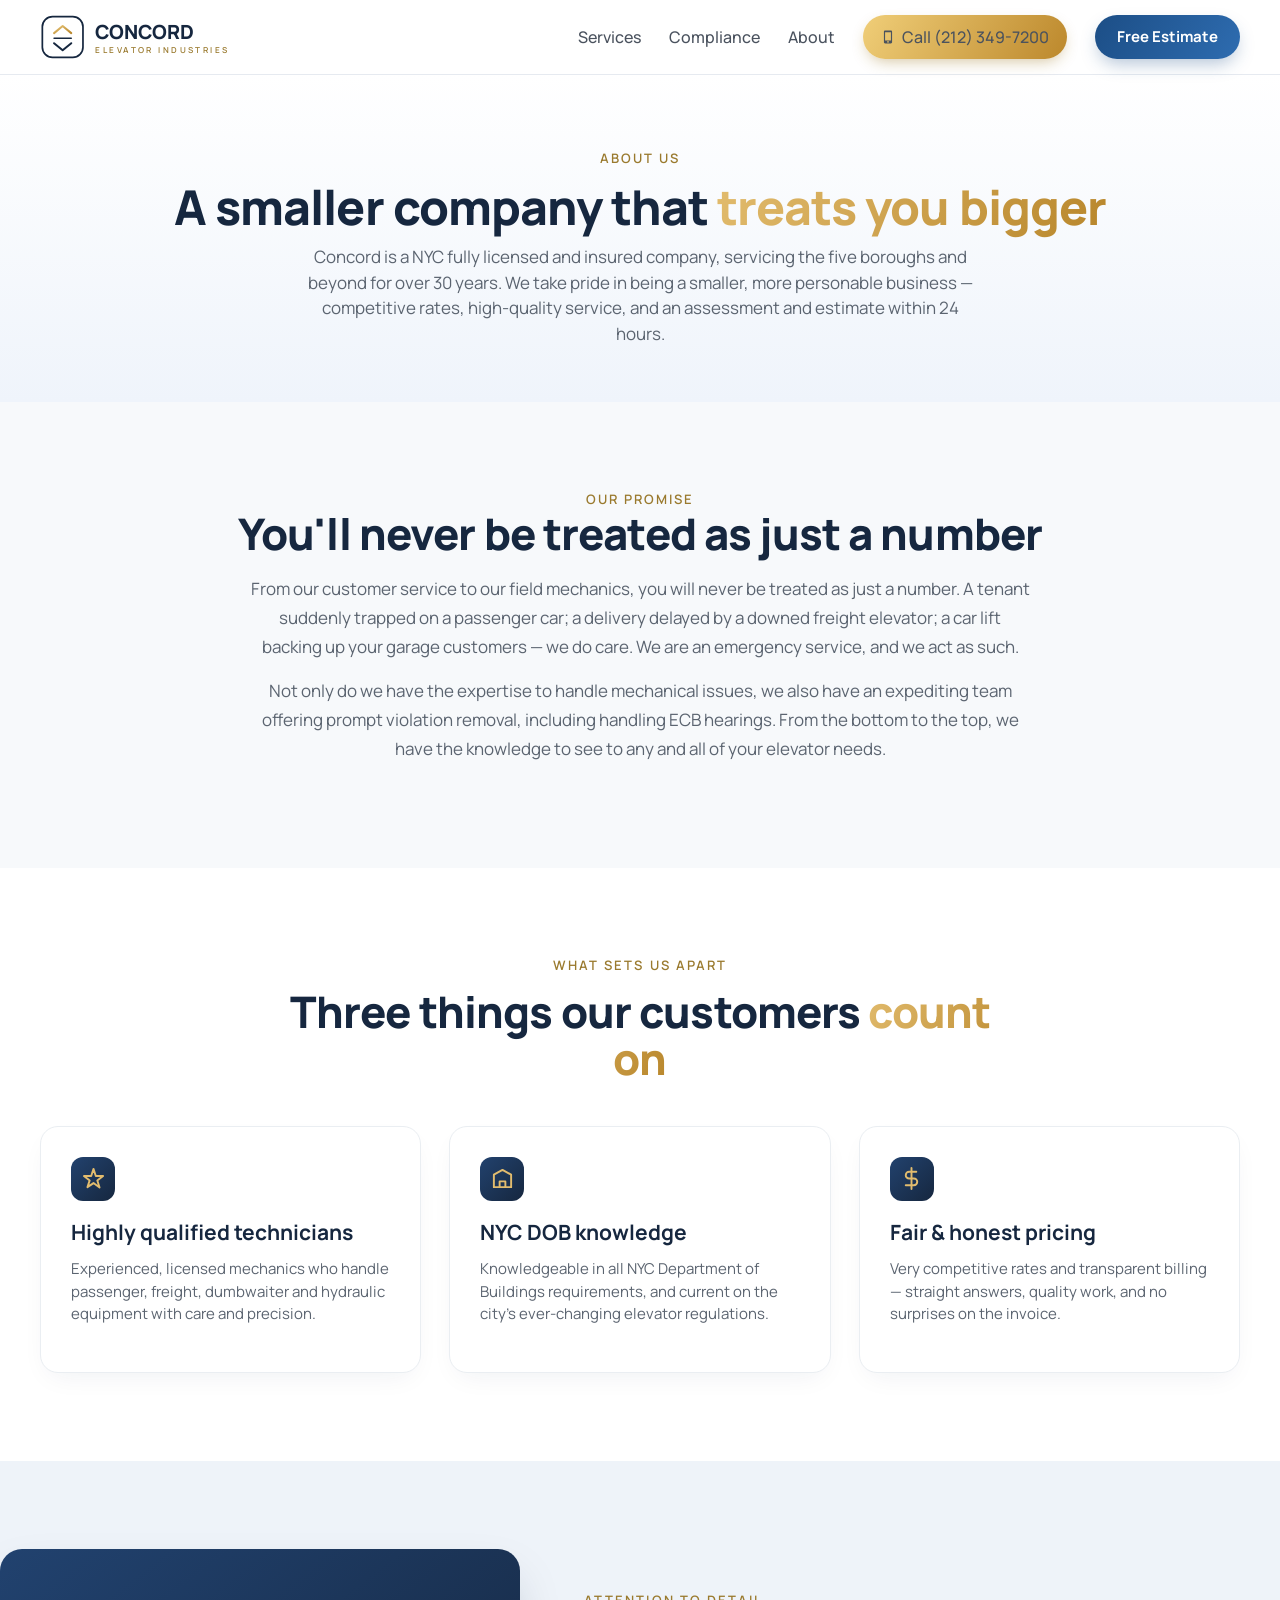
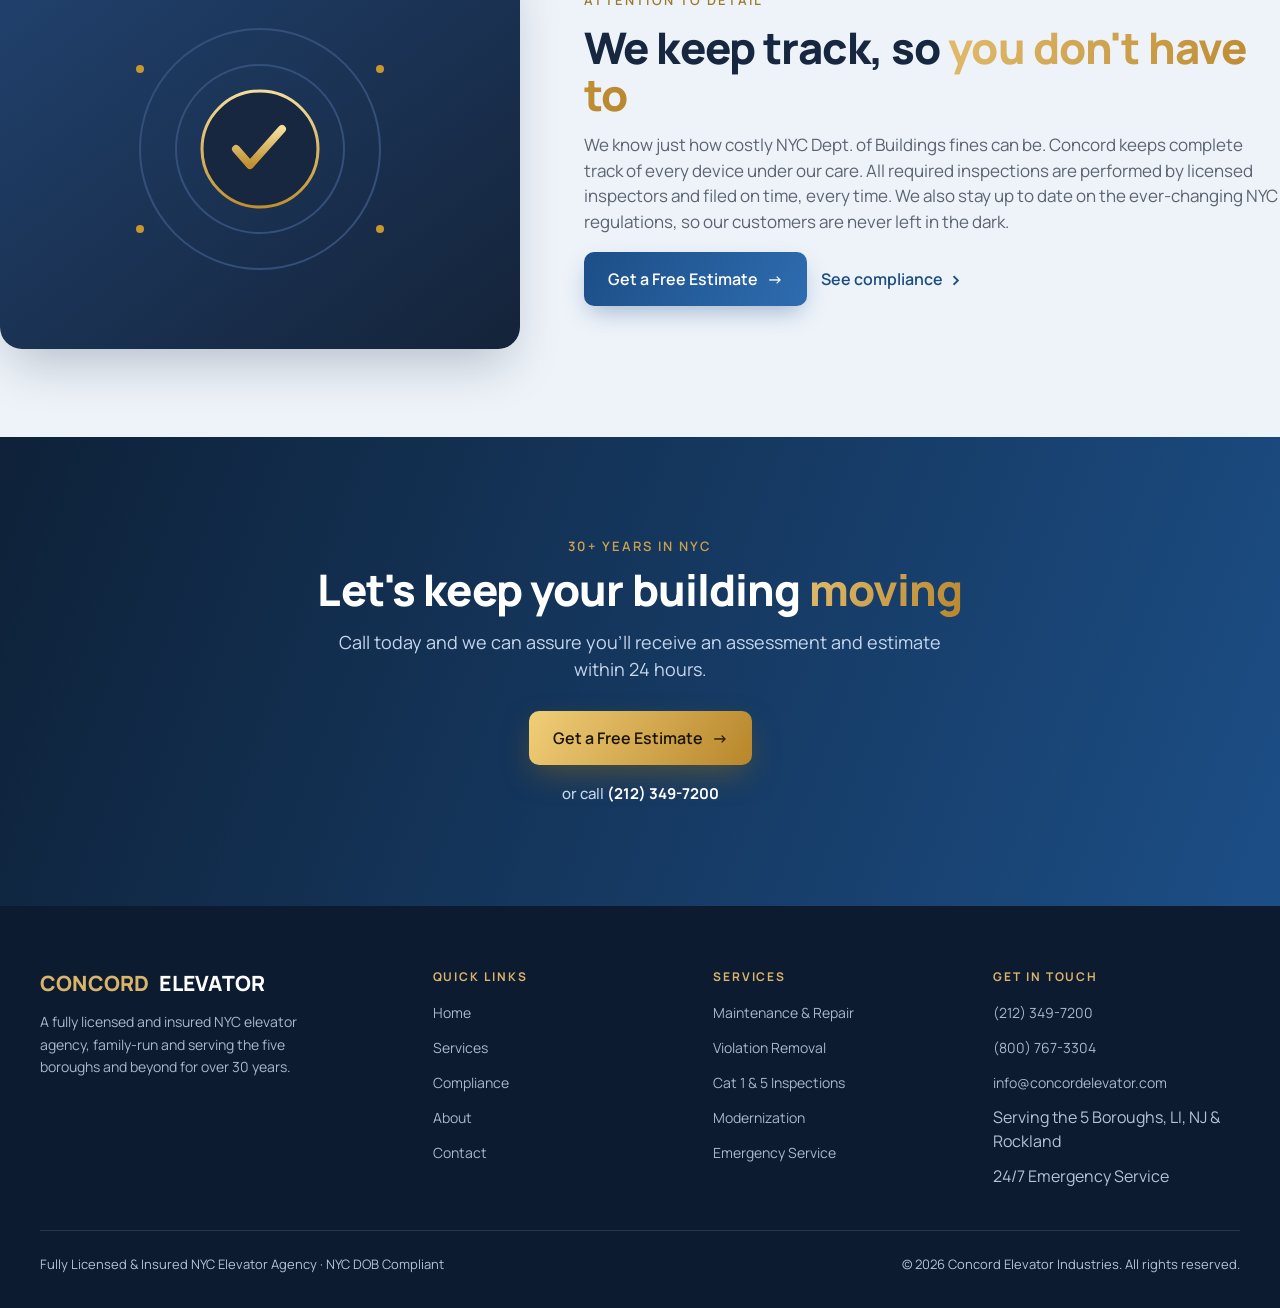
<file: about.html>
<!DOCTYPE html>
<html lang="en">
<head>
<meta charset="UTF-8">
<meta name="viewport" content="width=device-width, initial-scale=1.0">
<title>About Concord Elevator Industries | Family-Run NYC Elevator Company</title>
<meta name="description" content="For over 30 years, Concord Elevator Industries has served NYC as a smaller, more personable, fully licensed and insured elevator company — with highly qualified technicians and fair, honest pricing.">
<link rel="preconnect" href="https://fonts.googleapis.com">
<link rel="preconnect" href="https://fonts.gstatic.com" crossorigin>
<link href="https://fonts.googleapis.com/css2?family=Manrope:wght@400;500;600;700;800&display=swap" rel="stylesheet">
<link rel="stylesheet" href="styles.css">
</head>
<body>
<header>
  <div class="nav">
    <a class="logo" href="index.html" aria-label="Concord Elevator Industries — home">
      <svg viewBox="0 0 318 64" xmlns="http://www.w3.org/2000/svg" role="img" aria-label="Concord Elevator Industries">
        <defs><linearGradient id="lgGold" x1="0" y1="0" x2="1" y2="1"><stop offset="0" stop-color="#E7C476"/><stop offset="1" stop-color="#B8862B"/></linearGradient></defs>
        <rect x="3" y="6" width="52" height="52" rx="13" fill="none" stroke="#16273F" stroke-width="2.2"/>
        <path d="M18 27 L29 18 L40 27" fill="none" stroke="url(#lgGold)" stroke-width="2.6" stroke-linecap="round" stroke-linejoin="round"/>
        <line x1="18" y1="33.5" x2="40" y2="33.5" stroke="#16273F" stroke-width="2" stroke-linecap="round"/>
        <path d="M18 40 L29 49 L40 40" fill="none" stroke="#16273F" stroke-width="2.6" stroke-linecap="round" stroke-linejoin="round"/>
        <text x="70" y="34" font-family="Manrope,Arial,sans-serif" font-size="25" font-weight="800" letter-spacing="-0.4" fill="#16273F">CONCORD</text>
        <text x="71" y="52" font-family="Manrope,Arial,sans-serif" font-size="10.5" font-weight="600" letter-spacing="3.1" fill="#9a7a2e">ELEVATOR INDUSTRIES</text>
      </svg>
    </a>
    <nav class="nav-links">
      <a href="services.html">Services</a>
      <a href="compliance.html">Compliance</a>
      <a href="about.html">About</a>
      <a class="callbtn" href="tel:12123497200"><svg width="14" height="14" viewBox="0 0 24 24" fill="currentColor" style="flex:0 0 auto"><path d="M17 1H7c-1.1 0-2 .9-2 2v18c0 1.1.9 2 2 2h10c1.1 0 2-.9 2-2V3c0-1.1-.9-2-2-2zm-5 21c-.83 0-1.5-.67-1.5-1.5S11.17 19 12 19s1.5.67 1.5 1.5S12.83 22 12 22zm5-4H7V4h10v14z"/></svg> Call (212) 349-7200</a>
      <a class="pill" href="contact.html">Free Estimate</a>
    </nav>
    <button class="menu-btn" aria-label="Toggle menu" onclick="document.querySelector('.nav-links').classList.toggle('open')">&#9776;</button>
  </div>
</header>

<section class="page-hero">
  <div class="wrap">
    <div class="eyebrow">About Us</div>
    <h1>A smaller company that <span class="gold">treats you bigger</span></h1>
    <p>Concord is a NYC fully licensed and insured company, servicing the five boroughs and beyond for over 30 years. We take pride in being a smaller, more personable business — competitive rates, high-quality service, and an assessment and estimate within 24 hours.</p>
  </div>
</section>

<section class="story">
  <section class="sec">
    <div class="wrap">
      <div class="eyebrow" style="text-align:center">Our promise</div>
      <h2>You'll never be treated as just a number</h2>
      <p>From our customer service to our field mechanics, you will never be treated as just a number. A tenant suddenly trapped on a passenger car; a delivery delayed by a downed freight elevator; a car lift backing up your garage customers — we do care. We are an emergency service, and we act as such.</p>
      <p>Not only do we have the expertise to handle mechanical issues, we also have an expediting team offering prompt violation removal, including handling ECB hearings. From the bottom to the top, we have the knowledge to see to any and all of your elevator needs.</p>
    </div>
  </section>
</section>

<section class="sec">
  <div class="wrap">
    <div class="sec-head"><div class="eyebrow">What sets us apart</div><h2>Three things our customers <span class="gold">count on</span></h2></div>
    <div class="three">
      <div class="svc">
        <div class="ico"><svg viewBox="0 0 24 24" fill="none" stroke="currentColor" stroke-width="2" stroke-linecap="round" stroke-linejoin="round"><path d="M12 2l2.4 7.4H22l-6 4.6 2.3 7.4-6.3-4.6L5.7 21 8 14 2 9.4h7.6z"/></svg></div>
        <h3>Highly qualified technicians</h3>
        <p>Experienced, licensed mechanics who handle passenger, freight, dumbwaiter and hydraulic equipment with care and precision.</p>
      </div>
      <div class="svc">
        <div class="ico"><svg viewBox="0 0 24 24" fill="none" stroke="currentColor" stroke-width="2" stroke-linecap="round" stroke-linejoin="round"><path d="M3 21V8l9-5 9 5v13"/><path d="M9 21v-6h6v6"/><line x1="3" y1="21" x2="21" y2="21"/></svg></div>
        <h3>NYC DOB knowledge</h3>
        <p>Knowledgeable in all NYC Department of Buildings requirements, and current on the city's ever-changing elevator regulations.</p>
      </div>
      <div class="svc">
        <div class="ico"><svg viewBox="0 0 24 24" fill="none" stroke="currentColor" stroke-width="2" stroke-linecap="round" stroke-linejoin="round"><line x1="12" y1="1" x2="12" y2="23"/><path d="M17 5H9.5a3.5 3.5 0 0 0 0 7h5a3.5 3.5 0 0 1 0 7H6"/></svg></div>
        <h3>Fair &amp; honest pricing</h3>
        <p>Very competitive rates and transparent billing — straight answers, quality work, and no surprises on the invoice.</p>
      </div>
    </div>
  </div>
</section>

<section class="adu">
  <div class="wrap adu-grid">
    <svg class="panel" viewBox="0 0 520 400" xmlns="http://www.w3.org/2000/svg" role="img" aria-label="Attention to detail">
      <defs><linearGradient id="abg" x1="0" y1="0" x2="1" y2="1"><stop offset="0" stop-color="#21426F"/><stop offset="1" stop-color="#142339"/></linearGradient>
      <linearGradient id="ag2" x1="0" y1="0" x2="0" y2="1"><stop offset="0" stop-color="#F4DD9A"/><stop offset="1" stop-color="#C0902F"/></linearGradient></defs>
      <rect width="520" height="400" fill="url(#abg)"/>
      <circle cx="260" cy="200" r="120" fill="none" stroke="#34507a" stroke-width="2"/>
      <circle cx="260" cy="200" r="84" fill="none" stroke="#34507a" stroke-width="2"/>
      <g transform="translate(260,200)">
        <circle r="58" fill="#16273F" stroke="url(#ag2)" stroke-width="3"/>
        <path d="M-24 0 l14 16 l32 -36" fill="none" stroke="url(#ag2)" stroke-width="8" stroke-linecap="round" stroke-linejoin="round"/>
      </g>
      <g fill="#C9962F"><circle cx="140" cy="120" r="4"/><circle cx="380" cy="120" r="4"/><circle cx="140" cy="280" r="4"/><circle cx="380" cy="280" r="4"/></g>
    </svg>
    <div>
      <div class="eyebrow">Attention to detail</div>
      <h2>We keep track, so <span class="gold">you don't have to</span></h2>
      <p class="lead">We know just how costly NYC Dept. of Buildings fines can be. Concord keeps complete track of every device under our care. All required inspections are performed by licensed inspectors and filed on time, every time. We also stay up to date on the ever-changing NYC regulations, so our customers are never left in the dark.</p>
      <div class="hero-cta">
        <a class="btn btn-blue" href="contact.html">Get a Free Estimate <span>&rarr;</span></a>
        <a class="link" href="compliance.html">See compliance <span class="c">&rsaquo;</span></a>
      </div>
    </div>
  </div>
</section>

<section class="cta">
  <div class="wrap">
    <div class="eyebrow gold">30+ years in NYC</div>
    <h2 style="margin-top:10px">Let's keep your building <span class="gold">moving</span></h2>
    <p>Call today and we can assure you'll receive an assessment and estimate within 24 hours.</p>
    <a class="btn btn-gold" href="contact.html">Get a Free Estimate <span>&rarr;</span></a>
    <small>or call <a href="tel:12123497200">(212) 349-7200</a></small>
  </div>
</section>

<footer>
  <div class="wrap">
    <div class="foot-grid">
      <div class="foot">
        <div class="bm"><span class="y">CONCORD</span> <span class="w">ELEVATOR</span></div>
        <p>A fully licensed and insured NYC elevator agency, family-run and serving the five boroughs and beyond for over 30 years.</p>
      </div>
      <div class="foot"><h4>Quick Links</h4><ul><li><a href="index.html">Home</a></li><li><a href="services.html">Services</a></li><li><a href="compliance.html">Compliance</a></li><li><a href="about.html">About</a></li><li><a href="contact.html">Contact</a></li></ul></div>
      <div class="foot"><h4>Services</h4><ul><li><a href="services.html">Maintenance &amp; Repair</a></li><li><a href="compliance.html">Violation Removal</a></li><li><a href="compliance.html">Cat 1 &amp; 5 Inspections</a></li><li><a href="services.html">Modernization</a></li><li><a href="services.html">Emergency Service</a></li></ul></div>
      <div class="foot"><h4>Get in Touch</h4><ul><li><a href="tel:12123497200">(212) 349-7200</a></li><li><a href="tel:18007673304">(800) 767-3304</a></li><li><a href="mailto:info@concordelevator.com">info@concordelevator.com</a></li><li>Serving the 5 Boroughs, LI, NJ &amp; Rockland</li><li>24/7 Emergency Service</li></ul></div>
    </div>
    <div class="foot-bottom"><span>Fully Licensed &amp; Insured NYC Elevator Agency · NYC DOB Compliant</span><span>© 2026 Concord Elevator Industries. All rights reserved.</span></div>
  </div>
</footer>

<div class="mobilecall"><a class="call" href="tel:12123497200">&#9742; Call Now</a><a class="book" href="contact.html">Free Estimate</a></div>
</body>
</html>
</file>
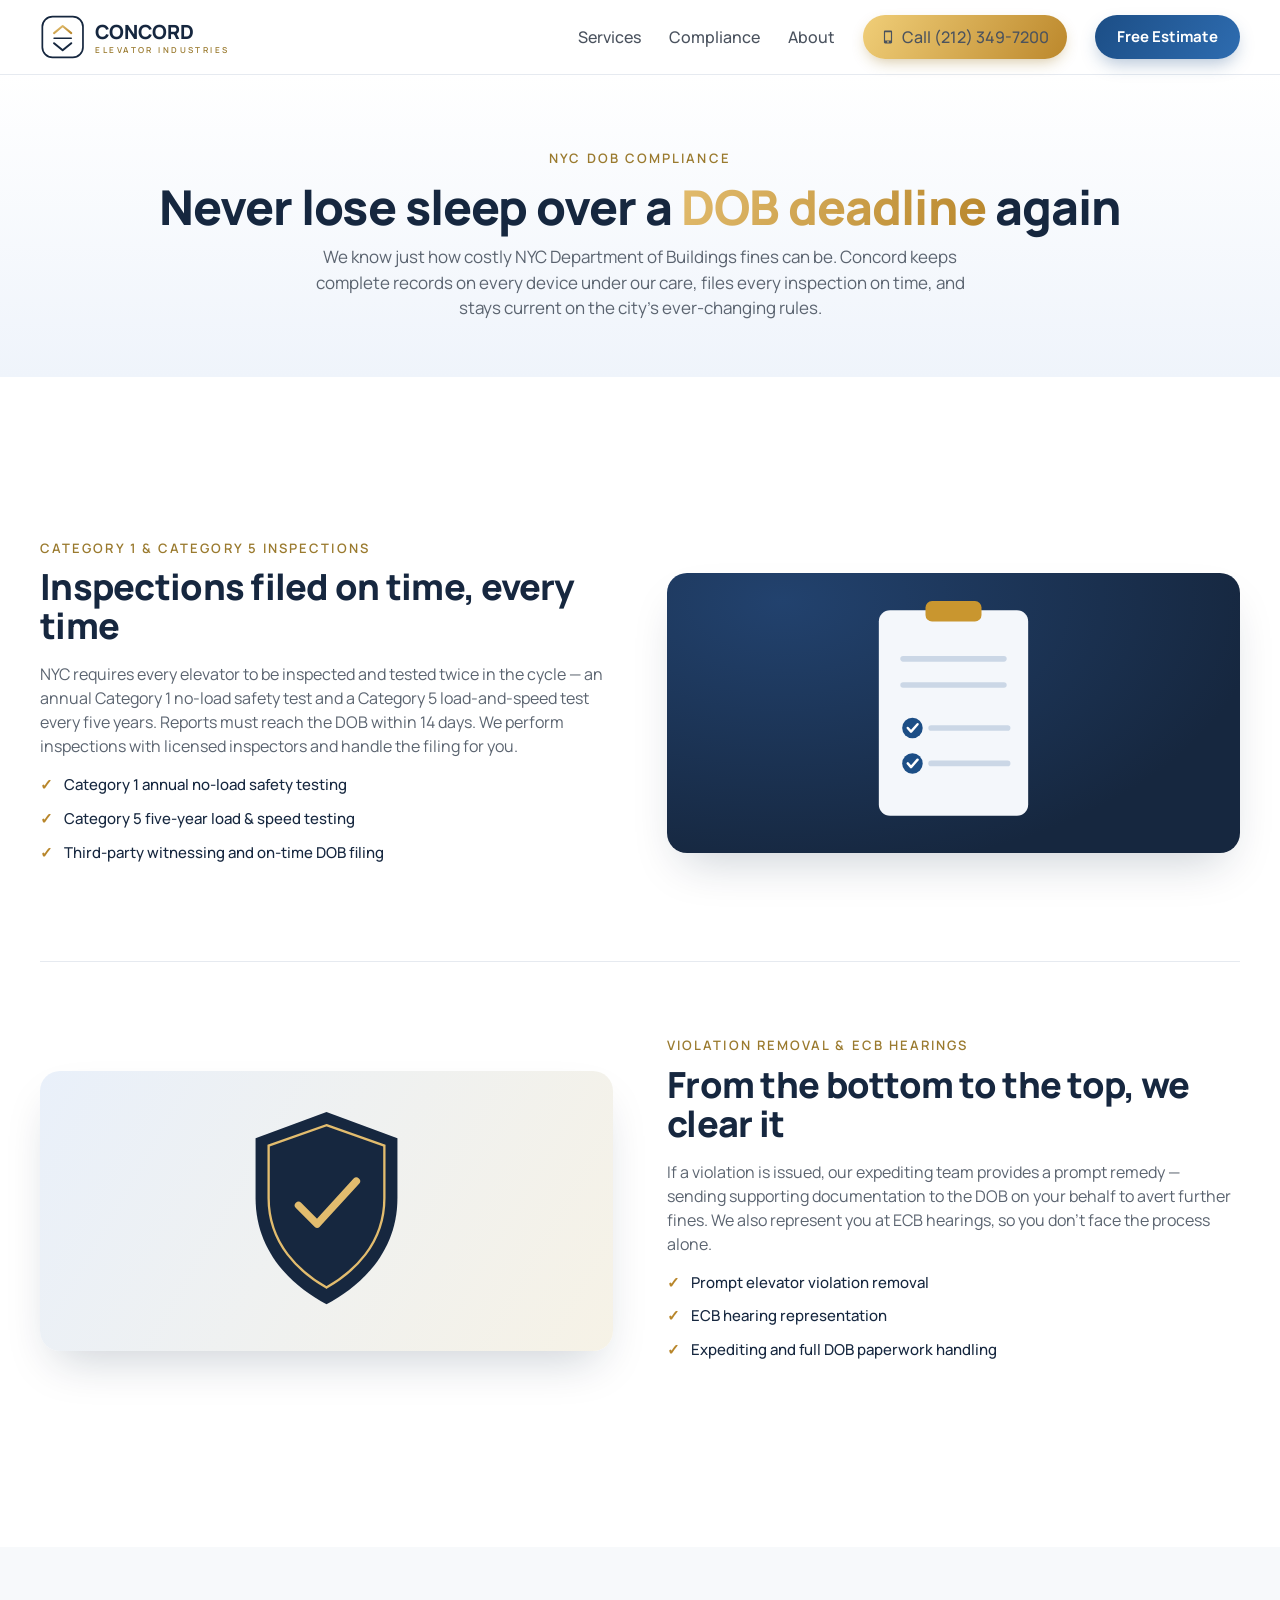
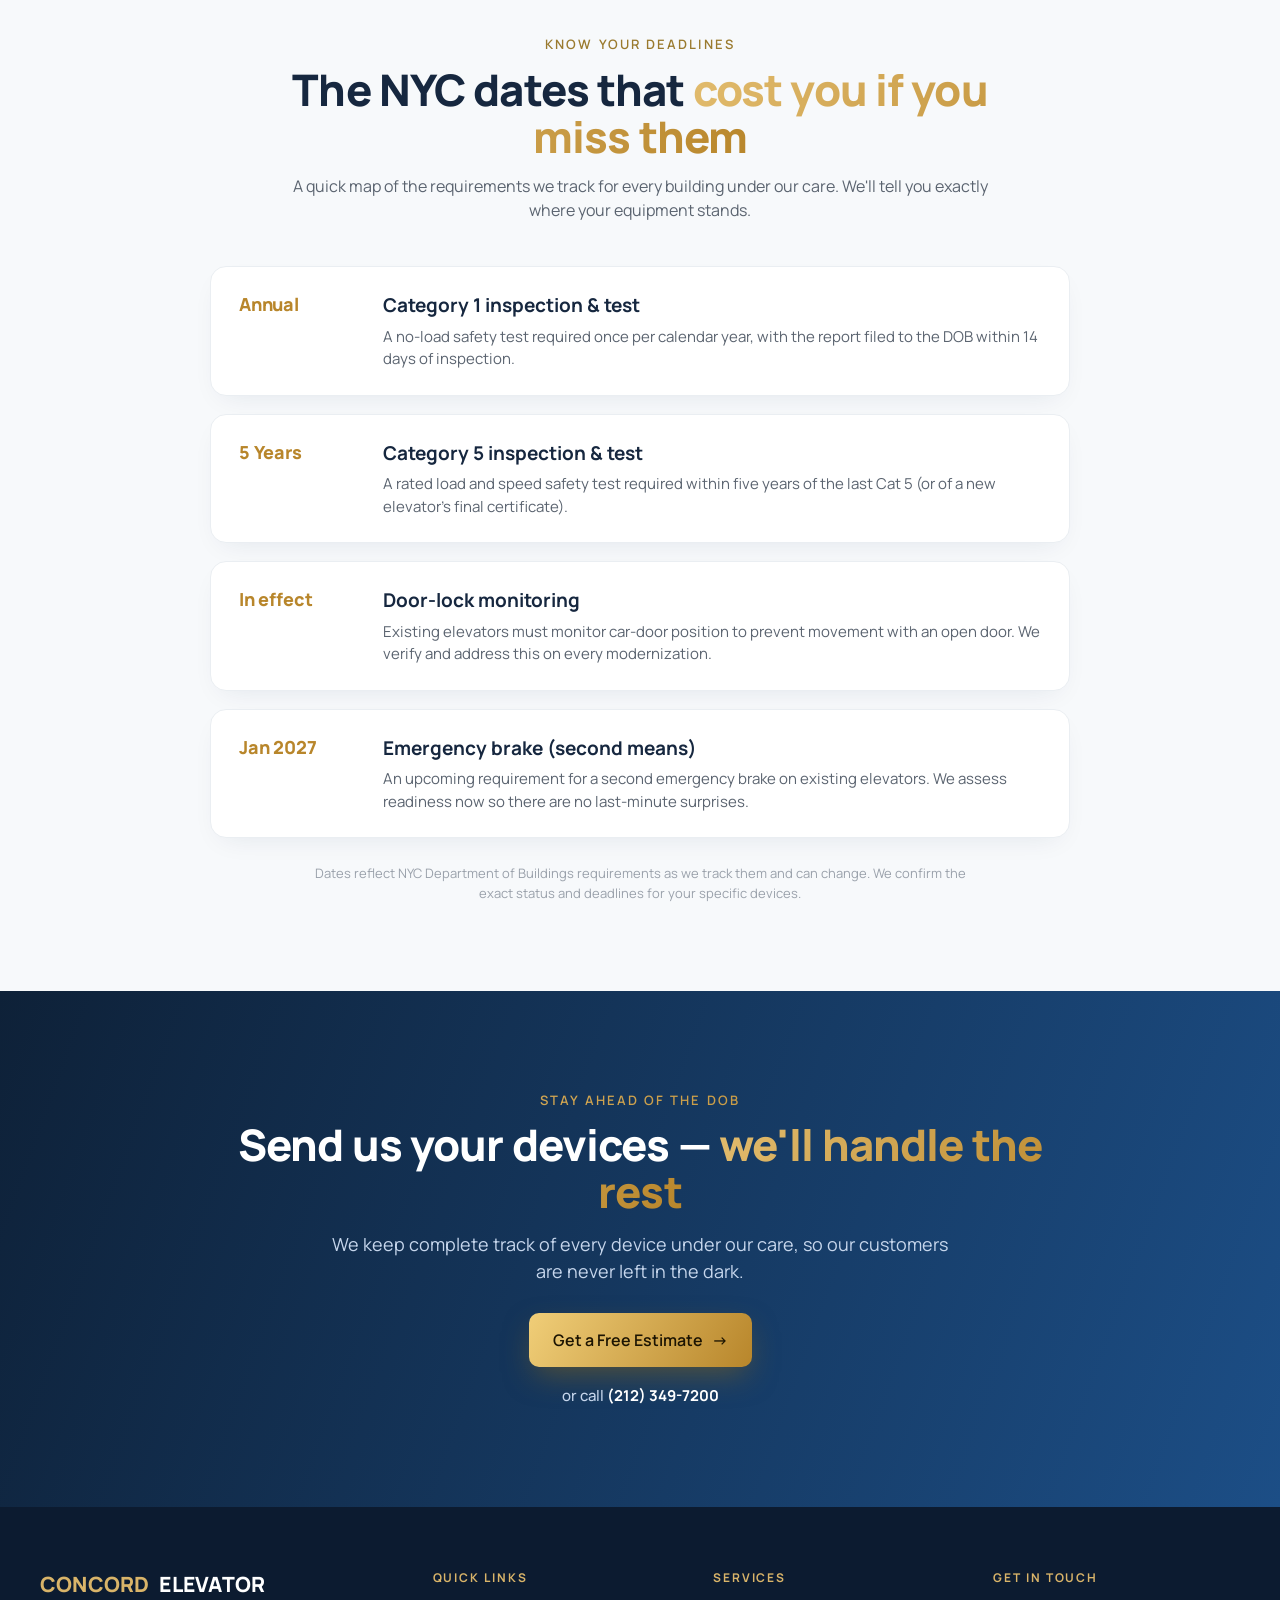
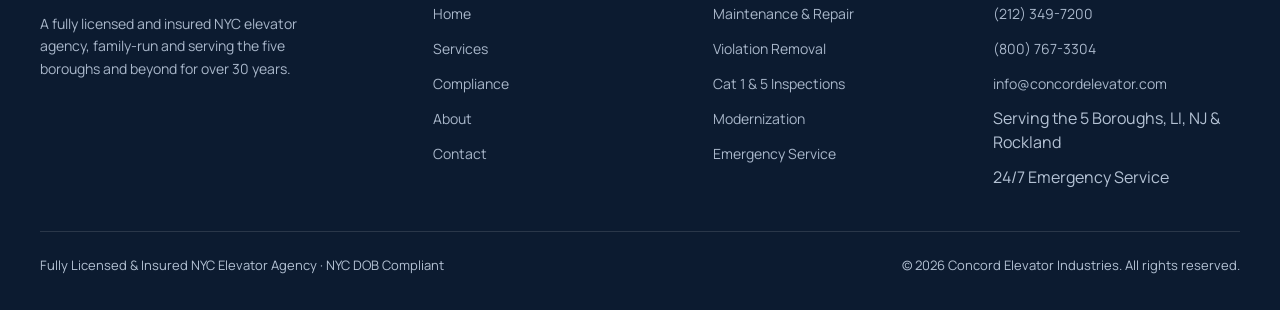
<file: compliance.html>
<!DOCTYPE html>
<html lang="en">
<head>
<meta charset="UTF-8">
<meta name="viewport" content="width=device-width, initial-scale=1.0">
<title>NYC Elevator Compliance | Cat 1 &amp; 5 Inspections, Violation Removal | Concord Elevator</title>
<meta name="description" content="NYC DOB elevator compliance done right: Category 1 &amp; Category 5 inspections filed on time, violation removal, ECB hearing representation, expediting, door-lock monitoring and 2027 emergency-brake readiness. Call (212) 349-7200.">
<link rel="preconnect" href="https://fonts.googleapis.com">
<link rel="preconnect" href="https://fonts.gstatic.com" crossorigin>
<link href="https://fonts.googleapis.com/css2?family=Manrope:wght@400;500;600;700;800&display=swap" rel="stylesheet">
<link rel="stylesheet" href="styles.css">
</head>
<body>
<header>
  <div class="nav">
    <a class="logo" href="index.html" aria-label="Concord Elevator Industries — home">
      <svg viewBox="0 0 318 64" xmlns="http://www.w3.org/2000/svg" role="img" aria-label="Concord Elevator Industries">
        <defs><linearGradient id="lgGold" x1="0" y1="0" x2="1" y2="1"><stop offset="0" stop-color="#E7C476"/><stop offset="1" stop-color="#B8862B"/></linearGradient></defs>
        <rect x="3" y="6" width="52" height="52" rx="13" fill="none" stroke="#16273F" stroke-width="2.2"/>
        <path d="M18 27 L29 18 L40 27" fill="none" stroke="url(#lgGold)" stroke-width="2.6" stroke-linecap="round" stroke-linejoin="round"/>
        <line x1="18" y1="33.5" x2="40" y2="33.5" stroke="#16273F" stroke-width="2" stroke-linecap="round"/>
        <path d="M18 40 L29 49 L40 40" fill="none" stroke="#16273F" stroke-width="2.6" stroke-linecap="round" stroke-linejoin="round"/>
        <text x="70" y="34" font-family="Manrope,Arial,sans-serif" font-size="25" font-weight="800" letter-spacing="-0.4" fill="#16273F">CONCORD</text>
        <text x="71" y="52" font-family="Manrope,Arial,sans-serif" font-size="10.5" font-weight="600" letter-spacing="3.1" fill="#9a7a2e">ELEVATOR INDUSTRIES</text>
      </svg>
    </a>
    <nav class="nav-links">
      <a href="services.html">Services</a>
      <a href="compliance.html">Compliance</a>
      <a href="about.html">About</a>
      <a class="callbtn" href="tel:12123497200"><svg width="14" height="14" viewBox="0 0 24 24" fill="currentColor" style="flex:0 0 auto"><path d="M17 1H7c-1.1 0-2 .9-2 2v18c0 1.1.9 2 2 2h10c1.1 0 2-.9 2-2V3c0-1.1-.9-2-2-2zm-5 21c-.83 0-1.5-.67-1.5-1.5S11.17 19 12 19s1.5.67 1.5 1.5S12.83 22 12 22zm5-4H7V4h10v14z"/></svg> Call (212) 349-7200</a>
      <a class="pill" href="contact.html">Free Estimate</a>
    </nav>
    <button class="menu-btn" aria-label="Toggle menu" onclick="document.querySelector('.nav-links').classList.toggle('open')">&#9776;</button>
  </div>
</header>

<section class="page-hero">
  <div class="wrap">
    <div class="eyebrow">NYC DOB Compliance</div>
    <h1>Never lose sleep over a <span class="gold">DOB deadline</span> again</h1>
    <p>We know just how costly NYC Department of Buildings fines can be. Concord keeps complete records on every device under our care, files every inspection on time, and stays current on the city's ever-changing rules.</p>
  </div>
</section>

<!-- Inspections split -->
<section class="sec">
  <div class="wrap">
    <div class="detail">
      <div class="txt">
        <div class="eyebrow">Category 1 &amp; Category 5 Inspections</div>
        <h2>Inspections filed on time, every time</h2>
        <p>NYC requires every elevator to be inspected and tested twice in the cycle — an annual Category&nbsp;1 no-load safety test and a Category&nbsp;5 load-and-speed test every five years. Reports must reach the DOB within 14 days. We perform inspections with licensed inspectors and handle the filing for you.</p>
        <ul class="checks">
          <li>Category&nbsp;1 annual no-load safety testing</li>
          <li>Category&nbsp;5 five-year load &amp; speed testing</li>
          <li>Third-party witnessing and on-time DOB filing</li>
        </ul>
      </div>
      <div class="panel art navy"><svg viewBox="0 0 460 300" xmlns="http://www.w3.org/2000/svg"><rect x="150" y="40" width="160" height="220" rx="12" fill="#f4f7fb"/><rect x="200" y="30" width="60" height="22" rx="7" fill="#C9962F"/><g stroke="#cbd7e6" stroke-width="6" stroke-linecap="round"><line x1="176" y1="92" x2="284" y2="92"/><line x1="176" y1="120" x2="284" y2="120"/></g><g><circle cx="186" cy="166" r="11" fill="#1C4E86"/><path d="M181 166 l3.5 4 l7 -8" stroke="#fff" stroke-width="2.6" fill="none" stroke-linecap="round" stroke-linejoin="round"/><line x1="206" y1="166" x2="288" y2="166" stroke="#cbd7e6" stroke-width="6" stroke-linecap="round"/><circle cx="186" cy="204" r="11" fill="#1C4E86"/><path d="M181 204 l3.5 4 l7 -8" stroke="#fff" stroke-width="2.6" fill="none" stroke-linecap="round" stroke-linejoin="round"/><line x1="206" y1="204" x2="288" y2="204" stroke="#cbd7e6" stroke-width="6" stroke-linecap="round"/></g></svg></div>
    </div>

    <div class="detail flip">
      <div class="txt">
        <div class="eyebrow">Violation Removal &amp; ECB Hearings</div>
        <h2>From the bottom to the top, we clear it</h2>
        <p>If a violation is issued, our expediting team provides a prompt remedy — sending supporting documentation to the DOB on your behalf to avert further fines. We also represent you at ECB hearings, so you don't face the process alone.</p>
        <ul class="checks">
          <li>Prompt elevator violation removal</li>
          <li>ECB hearing representation</li>
          <li>Expediting and full DOB paperwork handling</li>
        </ul>
      </div>
      <div class="panel art tint"><svg viewBox="0 0 460 300" xmlns="http://www.w3.org/2000/svg"><g transform="translate(150,40)"><path d="M80 4 L156 32 V96 c0 60 -42 96 -76 114 c-34 -18 -76 -54 -76 -114 V32 Z" fill="#16273F"/><path d="M80 18 L142 40 V96 c0 50 -34 80 -62 96 c-28 -16 -62 -46 -62 -96 V40 Z" fill="none" stroke="#E2BC6E" stroke-width="2.5"/><path d="M50 104 L70 124 L112 78" fill="none" stroke="#E2BC6E" stroke-width="8" stroke-linecap="round" stroke-linejoin="round"/></g></svg></div>
    </div>
  </div>
</section>

<!-- Deadline timeline -->
<section class="sec svc-bg">
  <div class="wrap">
    <div class="sec-head"><div class="eyebrow">Know your deadlines</div><h2>The NYC dates that <span class="gold">cost you if you miss them</span></h2><p>A quick map of the requirements we track for every building under our care. We'll tell you exactly where your equipment stands.</p></div>
    <div class="tl">
      <div class="row"><div class="yr">Annual</div><div><h3>Category 1 inspection &amp; test</h3><p>A no-load safety test required once per calendar year, with the report filed to the DOB within 14 days of inspection.</p></div></div>
      <div class="row"><div class="yr">5 Years</div><div><h3>Category 5 inspection &amp; test</h3><p>A rated load and speed safety test required within five years of the last Cat 5 (or of a new elevator's final certificate).</p></div></div>
      <div class="row"><div class="yr">In&nbsp;effect</div><div><h3>Door-lock monitoring</h3><p>Existing elevators must monitor car-door position to prevent movement with an open door. We verify and address this on every modernization.</p></div></div>
      <div class="row"><div class="yr">Jan 2027</div><div><h3>Emergency brake (second means)</h3><p>An upcoming requirement for a second emergency brake on existing elevators. We assess readiness now so there are no last-minute surprises.</p></div></div>
    </div>
    <p style="text-align:center;font-size:13px;color:#9aa1ab;max-width:680px;margin:26px auto 0">Dates reflect NYC Department of Buildings requirements as we track them and can change. We confirm the exact status and deadlines for your specific devices.</p>
  </div>
</section>

<section class="cta">
  <div class="wrap">
    <div class="eyebrow gold">Stay ahead of the DOB</div>
    <h2 style="margin-top:10px">Send us your devices — <span class="gold">we'll handle the rest</span></h2>
    <p>We keep complete track of every device under our care, so our customers are never left in the dark.</p>
    <a class="btn btn-gold" href="contact.html">Get a Free Estimate <span>&rarr;</span></a>
    <small>or call <a href="tel:12123497200">(212) 349-7200</a></small>
  </div>
</section>

<footer>
  <div class="wrap">
    <div class="foot-grid">
      <div class="foot">
        <div class="bm"><span class="y">CONCORD</span> <span class="w">ELEVATOR</span></div>
        <p>A fully licensed and insured NYC elevator agency, family-run and serving the five boroughs and beyond for over 30 years.</p>
      </div>
      <div class="foot"><h4>Quick Links</h4><ul><li><a href="index.html">Home</a></li><li><a href="services.html">Services</a></li><li><a href="compliance.html">Compliance</a></li><li><a href="about.html">About</a></li><li><a href="contact.html">Contact</a></li></ul></div>
      <div class="foot"><h4>Services</h4><ul><li><a href="services.html">Maintenance &amp; Repair</a></li><li><a href="compliance.html">Violation Removal</a></li><li><a href="compliance.html">Cat 1 &amp; 5 Inspections</a></li><li><a href="services.html">Modernization</a></li><li><a href="services.html">Emergency Service</a></li></ul></div>
      <div class="foot"><h4>Get in Touch</h4><ul><li><a href="tel:12123497200">(212) 349-7200</a></li><li><a href="tel:18007673304">(800) 767-3304</a></li><li><a href="mailto:info@concordelevator.com">info@concordelevator.com</a></li><li>Serving the 5 Boroughs, LI, NJ &amp; Rockland</li><li>24/7 Emergency Service</li></ul></div>
    </div>
    <div class="foot-bottom"><span>Fully Licensed &amp; Insured NYC Elevator Agency · NYC DOB Compliant</span><span>© 2026 Concord Elevator Industries. All rights reserved.</span></div>
  </div>
</footer>

<div class="mobilecall"><a class="call" href="tel:12123497200">&#9742; Call Now</a><a class="book" href="contact.html">Free Estimate</a></div>
</body>
</html>
</file>
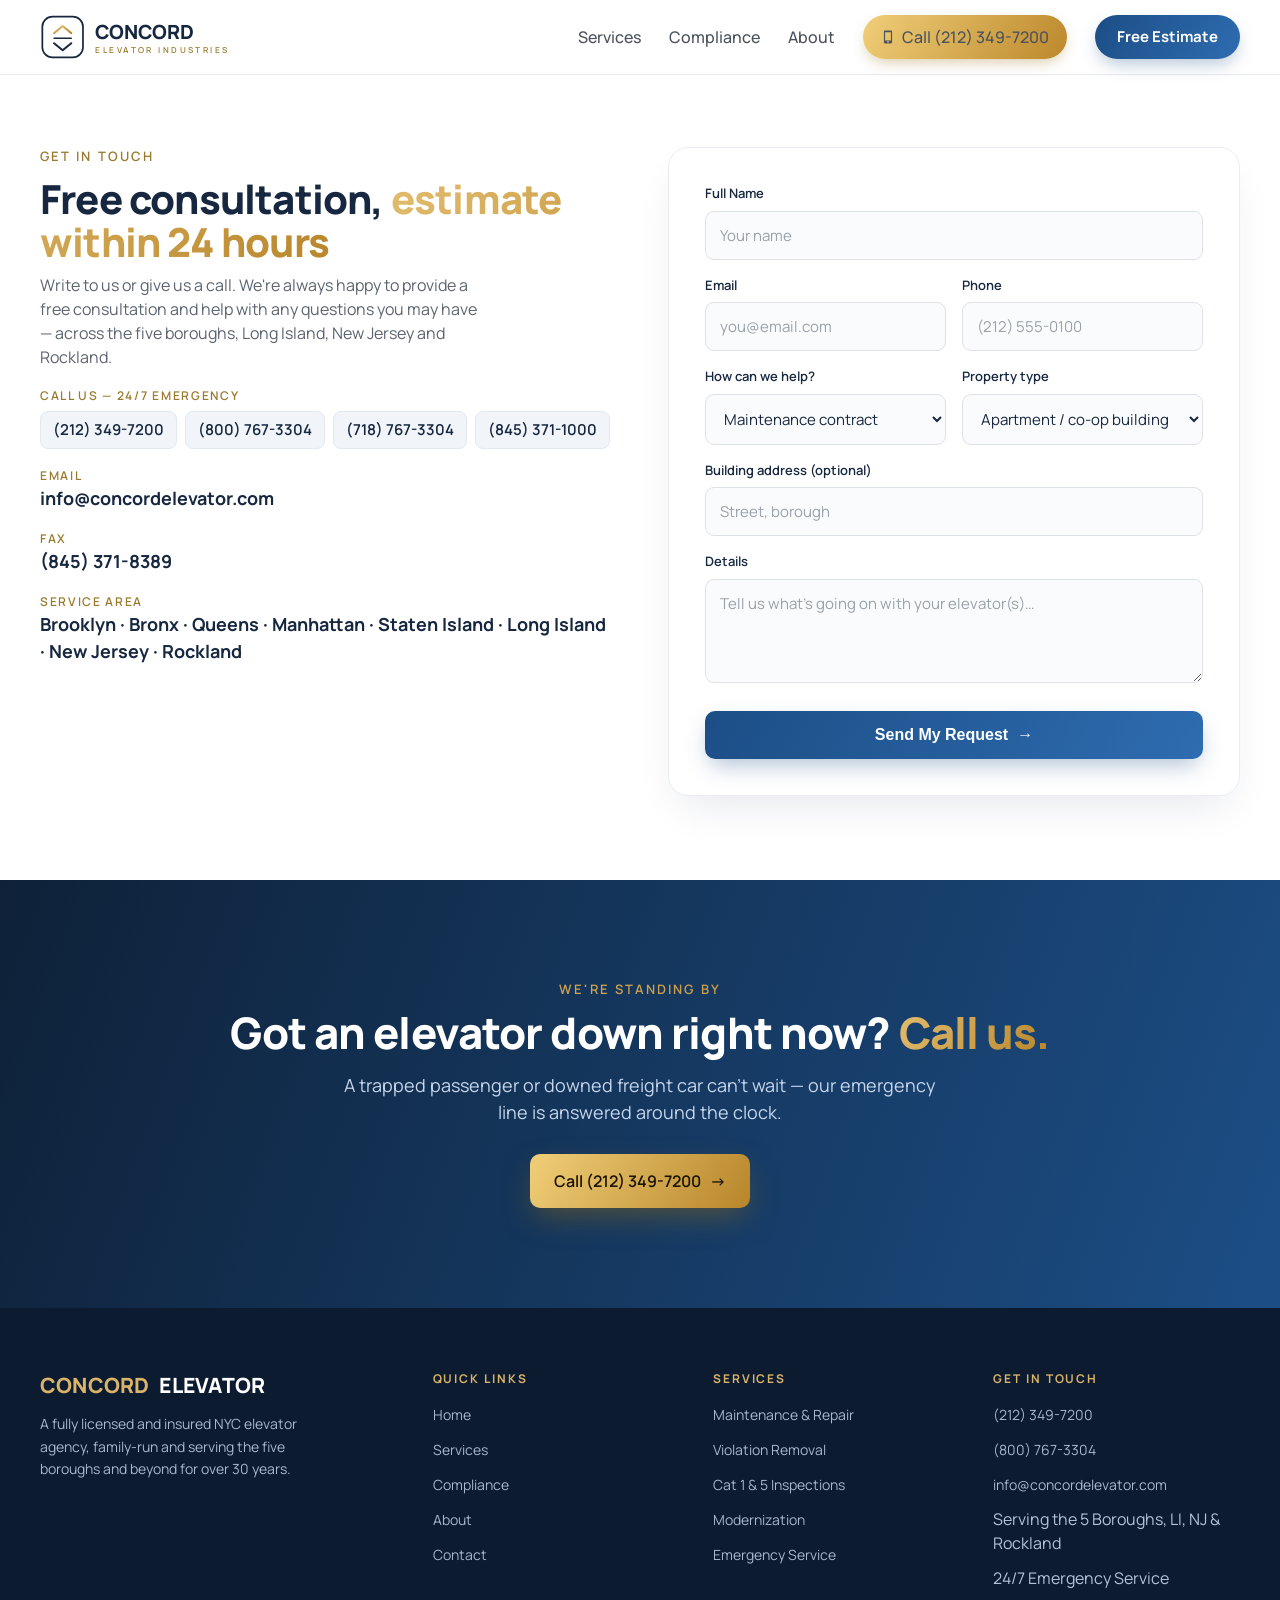
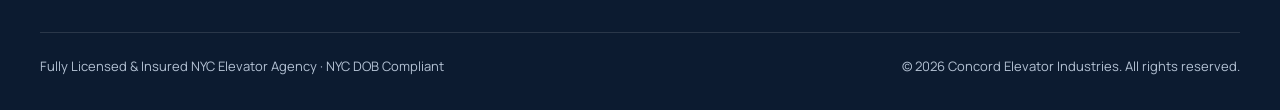
<file: contact.html>
<!DOCTYPE html>
<html lang="en">
<head>
<meta charset="UTF-8">
<meta name="viewport" content="width=device-width, initial-scale=1.0">
<title>Contact Concord Elevator Industries | Free Estimate Within 24 Hours</title>
<meta name="description" content="Get in touch with Concord Elevator Industries for a free consultation and an assessment and estimate within 24 hours. Serving NYC's five boroughs, Long Island, New Jersey and Rockland. Call (212) 349-7200.">
<link rel="preconnect" href="https://fonts.googleapis.com">
<link rel="preconnect" href="https://fonts.gstatic.com" crossorigin>
<link href="https://fonts.googleapis.com/css2?family=Manrope:wght@400;500;600;700;800&display=swap" rel="stylesheet">
<link rel="stylesheet" href="styles.css">
</head>
<body>
<header>
  <div class="nav">
    <a class="logo" href="index.html" aria-label="Concord Elevator Industries — home">
      <svg viewBox="0 0 318 64" xmlns="http://www.w3.org/2000/svg" role="img" aria-label="Concord Elevator Industries">
        <defs><linearGradient id="lgGold" x1="0" y1="0" x2="1" y2="1"><stop offset="0" stop-color="#E7C476"/><stop offset="1" stop-color="#B8862B"/></linearGradient></defs>
        <rect x="3" y="6" width="52" height="52" rx="13" fill="none" stroke="#16273F" stroke-width="2.2"/>
        <path d="M18 27 L29 18 L40 27" fill="none" stroke="url(#lgGold)" stroke-width="2.6" stroke-linecap="round" stroke-linejoin="round"/>
        <line x1="18" y1="33.5" x2="40" y2="33.5" stroke="#16273F" stroke-width="2" stroke-linecap="round"/>
        <path d="M18 40 L29 49 L40 40" fill="none" stroke="#16273F" stroke-width="2.6" stroke-linecap="round" stroke-linejoin="round"/>
        <text x="70" y="34" font-family="Manrope,Arial,sans-serif" font-size="25" font-weight="800" letter-spacing="-0.4" fill="#16273F">CONCORD</text>
        <text x="71" y="52" font-family="Manrope,Arial,sans-serif" font-size="10.5" font-weight="600" letter-spacing="3.1" fill="#9a7a2e">ELEVATOR INDUSTRIES</text>
      </svg>
    </a>
    <nav class="nav-links">
      <a href="services.html">Services</a>
      <a href="compliance.html">Compliance</a>
      <a href="about.html">About</a>
      <a class="callbtn" href="tel:12123497200"><svg width="14" height="14" viewBox="0 0 24 24" fill="currentColor" style="flex:0 0 auto"><path d="M17 1H7c-1.1 0-2 .9-2 2v18c0 1.1.9 2 2 2h10c1.1 0 2-.9 2-2V3c0-1.1-.9-2-2-2zm-5 21c-.83 0-1.5-.67-1.5-1.5S11.17 19 12 19s1.5.67 1.5 1.5S12.83 22 12 22zm5-4H7V4h10v14z"/></svg> Call (212) 349-7200</a>
      <a class="pill" href="contact.html">Free Estimate</a>
    </nav>
    <button class="menu-btn" aria-label="Toggle menu" onclick="document.querySelector('.nav-links').classList.toggle('open')">&#9776;</button>
  </div>
</header>

<div class="wrap">
  <div class="contact-grid">
    <div class="info">
      <div class="eyebrow">Get in Touch</div>
      <h1>Free consultation, <span class="gold">estimate within 24 hours</span></h1>
      <p>Write to us or give us a call. We're always happy to provide a free consultation and help with any questions you may have — across the five boroughs, Long Island, New Jersey and Rockland.</p>

      <div class="line"><div class="l">Call us — 24/7 emergency</div>
        <div class="nums">
          <a href="tel:12123497200">(212) 349-7200</a>
          <a href="tel:18007673304">(800) 767-3304</a>
          <a href="tel:17187673304">(718) 767-3304</a>
          <a href="tel:18453711000">(845) 371-1000</a>
        </div>
      </div>
      <div class="line"><div class="l">Email</div><div class="v"><a href="mailto:info@concordelevator.com">info@concordelevator.com</a></div></div>
      <div class="line"><div class="l">Fax</div><div class="v">(845) 371-8389</div></div>
      <div class="line"><div class="l">Service Area</div><div class="v">Brooklyn · Bronx · Queens · Manhattan · Staten Island · Long Island · New Jersey · Rockland</div></div>
    </div>

    <form class="form" id="leadForm" action="mailto:info@concordelevator.com" method="post" enctype="text/plain">
      <div class="ok" id="ok">Thanks — your request was prepared. If your email app didn't open, just call (212) 349-7200.</div>
      <div class="field"><label>Full Name</label><input type="text" name="name" placeholder="Your name" required></div>
      <div class="row2">
        <div class="field"><label>Email</label><input type="email" name="email" placeholder="you@email.com" required></div>
        <div class="field"><label>Phone</label><input type="tel" name="phone" placeholder="(212) 555-0100"></div>
      </div>
      <div class="row2">
        <div class="field"><label>How can we help?</label>
          <select name="service">
            <option>Maintenance contract</option>
            <option>Repair / service call</option>
            <option>Emergency — trapped passenger / downed car</option>
            <option>Violation removal</option>
            <option>Category 1 or 5 inspection</option>
            <option>Modernization</option>
            <option>ECB hearing / expediting</option>
            <option>Other</option>
          </select>
        </div>
        <div class="field"><label>Property type</label>
          <select name="property">
            <option>Apartment / co-op building</option>
            <option>Parking garage</option>
            <option>Commercial / business</option>
            <option>Private home</option>
            <option>Other</option>
          </select>
        </div>
      </div>
      <div class="field"><label>Building address (optional)</label><input type="text" name="address" placeholder="Street, borough"></div>
      <div class="field"><label>Details</label><textarea name="message" placeholder="Tell us what's going on with your elevator(s)…"></textarea></div>
      <button class="btn btn-blue" type="submit">Send My Request <span>&rarr;</span></button>
    </form>
  </div>
</div>

<section class="cta">
  <div class="wrap">
    <div class="eyebrow gold">We're standing by</div>
    <h2 style="margin-top:10px">Got an elevator down right now? <span class="gold">Call us.</span></h2>
    <p>A trapped passenger or downed freight car can't wait — our emergency line is answered around the clock.</p>
    <a class="btn btn-gold" href="tel:12123497200">Call (212) 349-7200 <span>&rarr;</span></a>
  </div>
</section>

<footer>
  <div class="wrap">
    <div class="foot-grid">
      <div class="foot">
        <div class="bm"><span class="y">CONCORD</span> <span class="w">ELEVATOR</span></div>
        <p>A fully licensed and insured NYC elevator agency, family-run and serving the five boroughs and beyond for over 30 years.</p>
      </div>
      <div class="foot"><h4>Quick Links</h4><ul><li><a href="index.html">Home</a></li><li><a href="services.html">Services</a></li><li><a href="compliance.html">Compliance</a></li><li><a href="about.html">About</a></li><li><a href="contact.html">Contact</a></li></ul></div>
      <div class="foot"><h4>Services</h4><ul><li><a href="services.html">Maintenance &amp; Repair</a></li><li><a href="compliance.html">Violation Removal</a></li><li><a href="compliance.html">Cat 1 &amp; 5 Inspections</a></li><li><a href="services.html">Modernization</a></li><li><a href="services.html">Emergency Service</a></li></ul></div>
      <div class="foot"><h4>Get in Touch</h4><ul><li><a href="tel:12123497200">(212) 349-7200</a></li><li><a href="tel:18007673304">(800) 767-3304</a></li><li><a href="mailto:info@concordelevator.com">info@concordelevator.com</a></li><li>Serving the 5 Boroughs, LI, NJ &amp; Rockland</li><li>24/7 Emergency Service</li></ul></div>
    </div>
    <div class="foot-bottom"><span>Fully Licensed &amp; Insured NYC Elevator Agency · NYC DOB Compliant</span><span>© 2026 Concord Elevator Industries. All rights reserved.</span></div>
  </div>
</footer>

<div class="mobilecall"><a class="call" href="tel:12123497200">&#9742; Call Now</a><a class="book" href="contact.html">Free Estimate</a></div>
<script>
document.getElementById('leadForm').addEventListener('submit',function(){
  document.getElementById('ok').style.display='block';
});
</script>
</body>
</html>
</file>
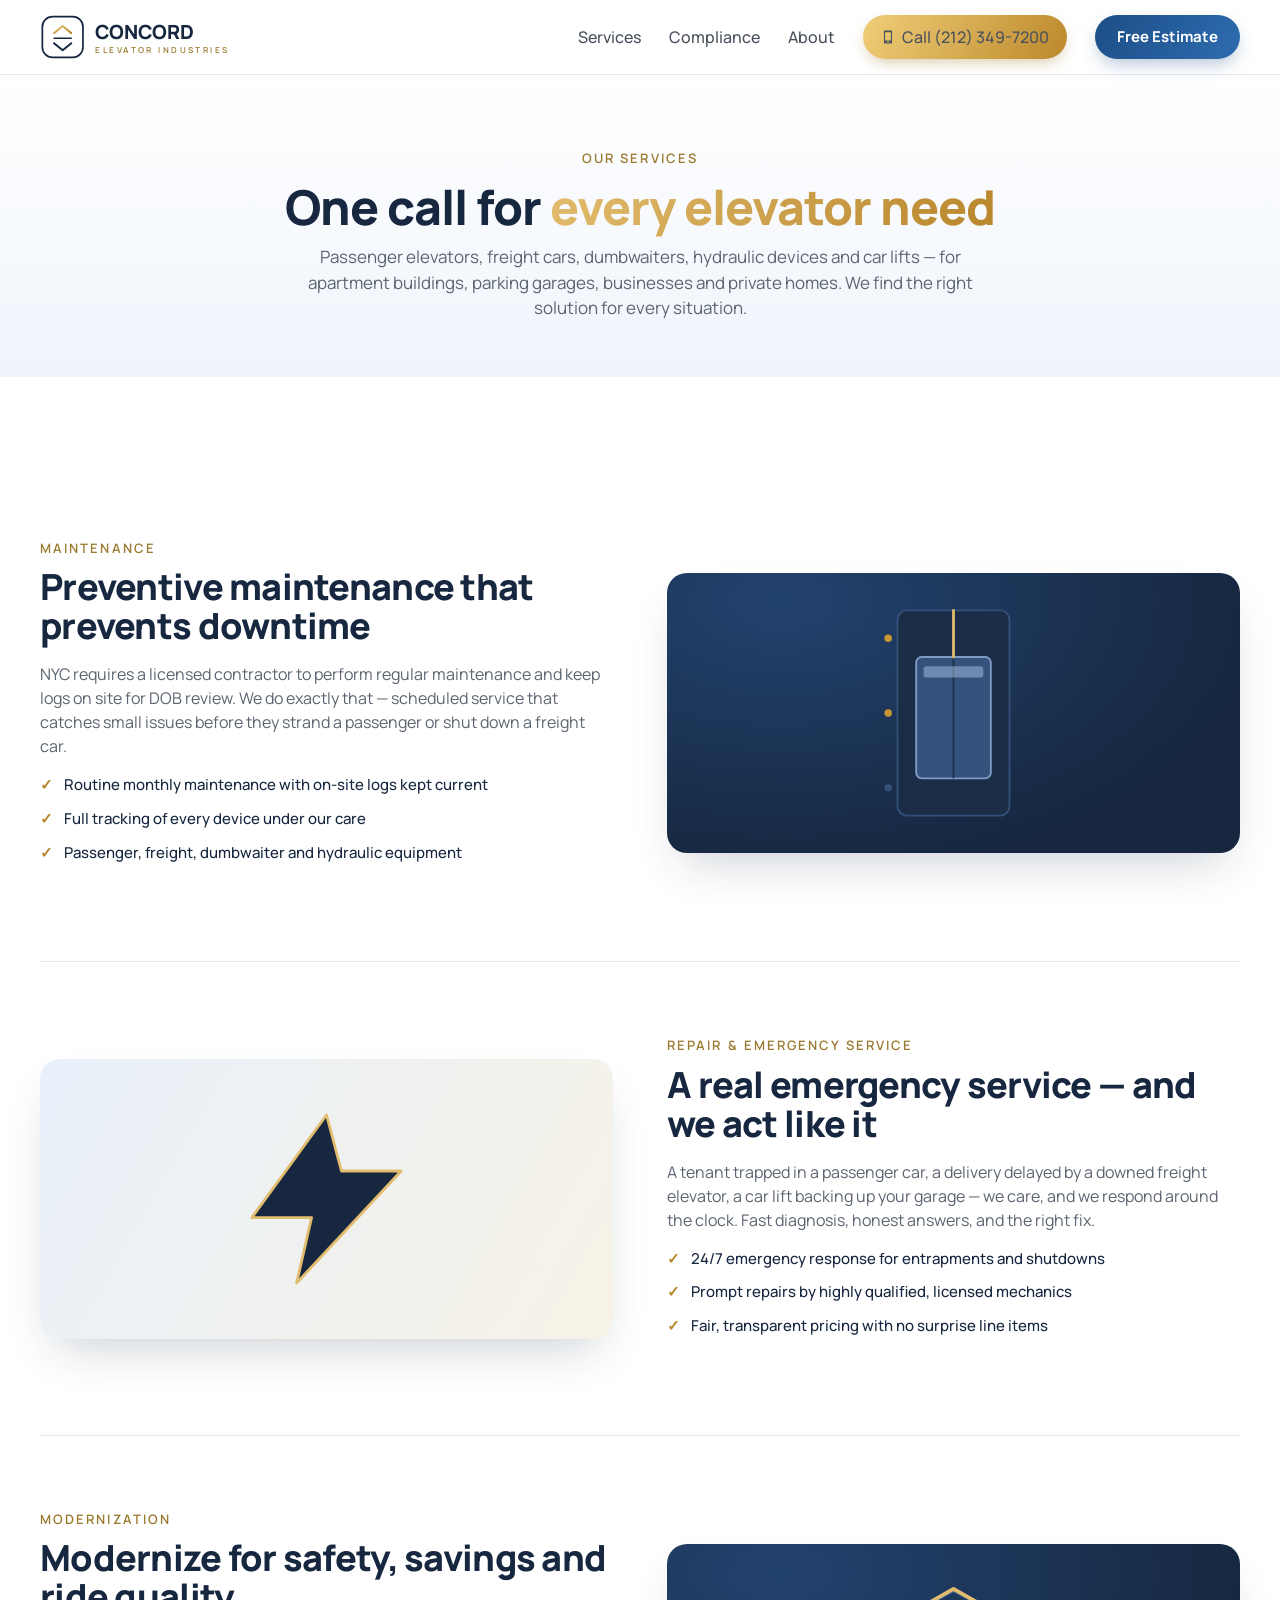
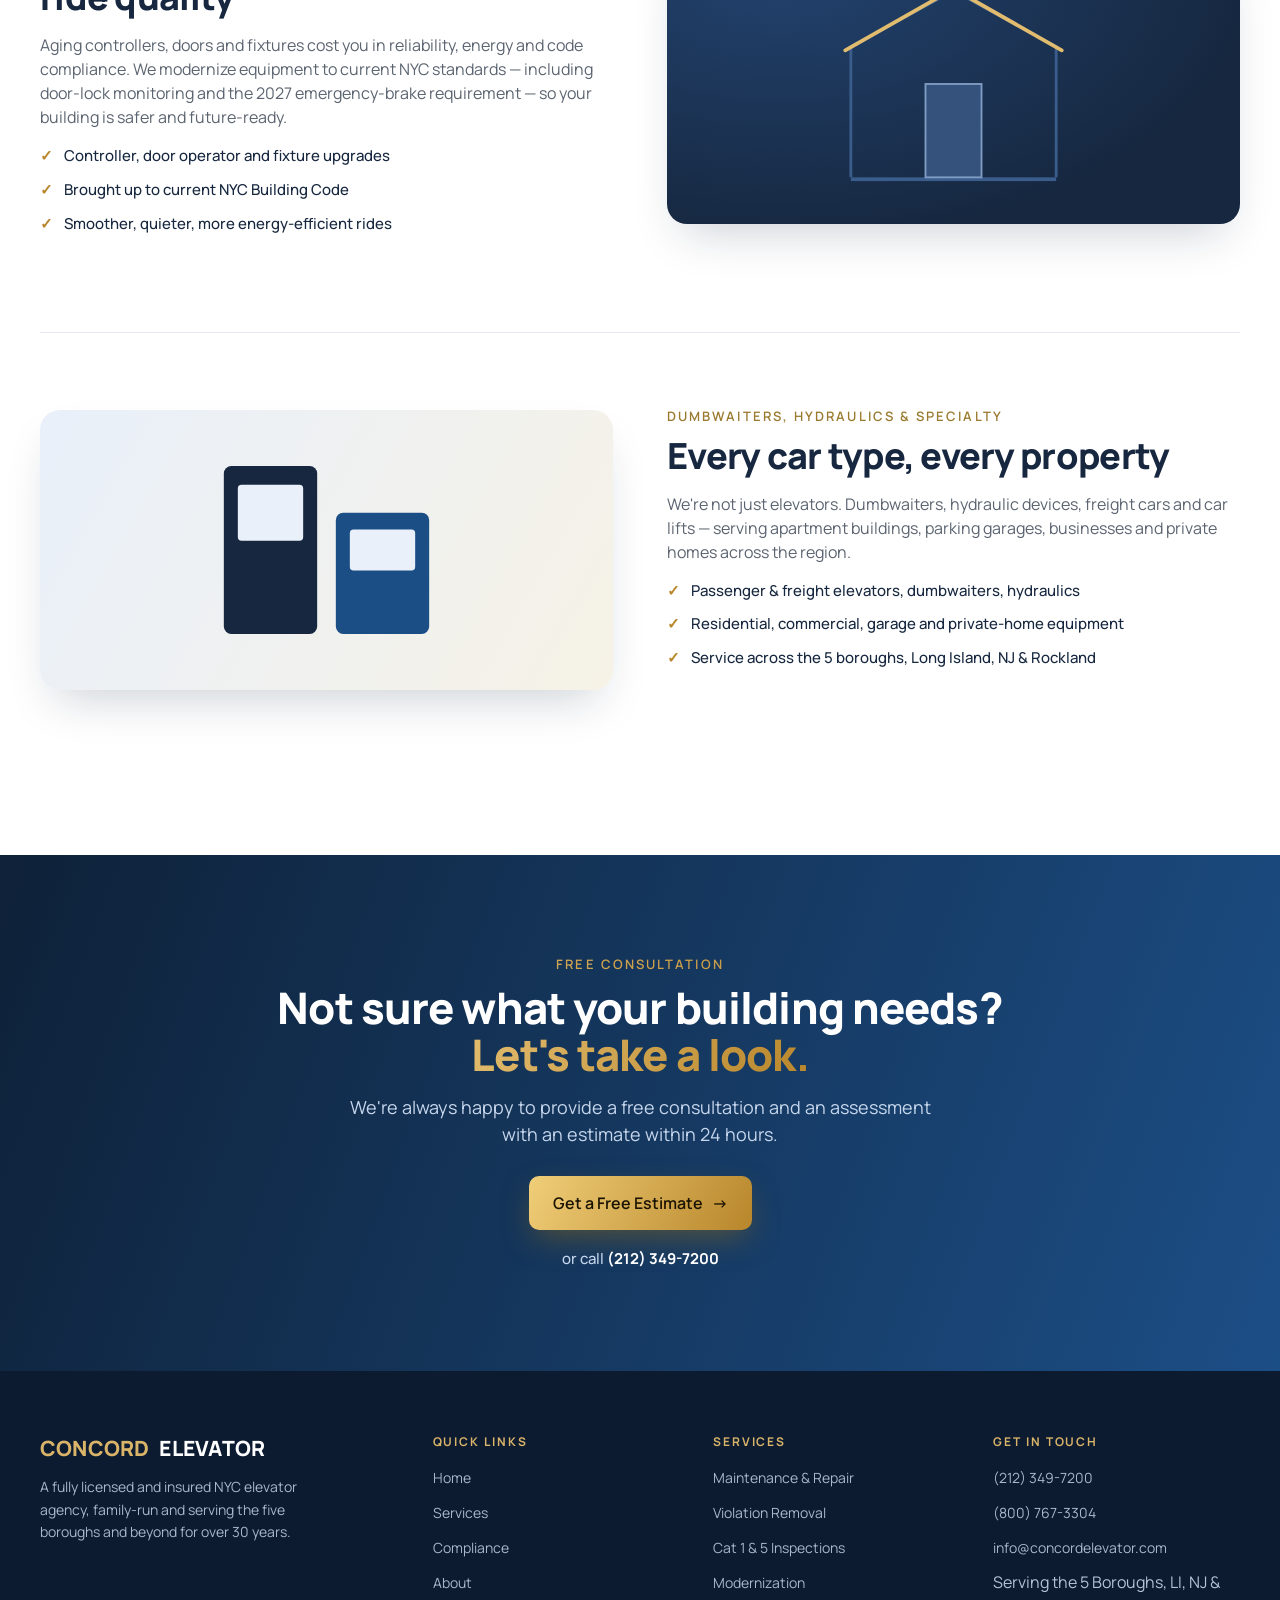
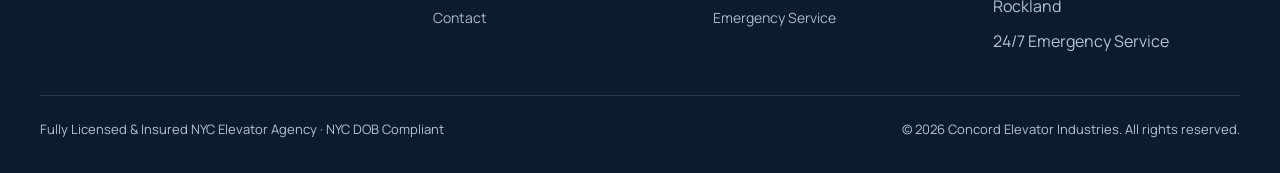
<file: services.html>
<!DOCTYPE html>
<html lang="en">
<head>
<meta charset="UTF-8">
<meta name="viewport" content="width=device-width, initial-scale=1.0">
<title>Elevator Services NYC | Maintenance, Repair, Modernization | Concord Elevator</title>
<meta name="description" content="Concord Elevator Industries provides elevator maintenance, repair, modernization, emergency service, dumbwaiters and hydraulic work across NYC's five boroughs, Long Island, NJ and Rockland. Free estimate within 24 hours.">
<link rel="preconnect" href="https://fonts.googleapis.com">
<link rel="preconnect" href="https://fonts.gstatic.com" crossorigin>
<link href="https://fonts.googleapis.com/css2?family=Manrope:wght@400;500;600;700;800&display=swap" rel="stylesheet">
<link rel="stylesheet" href="styles.css">
</head>
<body>
<header>
  <div class="nav">
    <a class="logo" href="index.html" aria-label="Concord Elevator Industries — home">
      <svg viewBox="0 0 318 64" xmlns="http://www.w3.org/2000/svg" role="img" aria-label="Concord Elevator Industries">
        <defs><linearGradient id="lgGold" x1="0" y1="0" x2="1" y2="1"><stop offset="0" stop-color="#E7C476"/><stop offset="1" stop-color="#B8862B"/></linearGradient></defs>
        <rect x="3" y="6" width="52" height="52" rx="13" fill="none" stroke="#16273F" stroke-width="2.2"/>
        <path d="M18 27 L29 18 L40 27" fill="none" stroke="url(#lgGold)" stroke-width="2.6" stroke-linecap="round" stroke-linejoin="round"/>
        <line x1="18" y1="33.5" x2="40" y2="33.5" stroke="#16273F" stroke-width="2" stroke-linecap="round"/>
        <path d="M18 40 L29 49 L40 40" fill="none" stroke="#16273F" stroke-width="2.6" stroke-linecap="round" stroke-linejoin="round"/>
        <text x="70" y="34" font-family="Manrope,Arial,sans-serif" font-size="25" font-weight="800" letter-spacing="-0.4" fill="#16273F">CONCORD</text>
        <text x="71" y="52" font-family="Manrope,Arial,sans-serif" font-size="10.5" font-weight="600" letter-spacing="3.1" fill="#9a7a2e">ELEVATOR INDUSTRIES</text>
      </svg>
    </a>
    <nav class="nav-links">
      <a href="services.html">Services</a>
      <a href="compliance.html">Compliance</a>
      <a href="about.html">About</a>
      <a class="callbtn" href="tel:12123497200"><svg width="14" height="14" viewBox="0 0 24 24" fill="currentColor" style="flex:0 0 auto"><path d="M17 1H7c-1.1 0-2 .9-2 2v18c0 1.1.9 2 2 2h10c1.1 0 2-.9 2-2V3c0-1.1-.9-2-2-2zm-5 21c-.83 0-1.5-.67-1.5-1.5S11.17 19 12 19s1.5.67 1.5 1.5S12.83 22 12 22zm5-4H7V4h10v14z"/></svg> Call (212) 349-7200</a>
      <a class="pill" href="contact.html">Free Estimate</a>
    </nav>
    <button class="menu-btn" aria-label="Toggle menu" onclick="document.querySelector('.nav-links').classList.toggle('open')">&#9776;</button>
  </div>
</header>

<section class="page-hero">
  <div class="wrap">
    <div class="eyebrow">Our Services</div>
    <h1>One call for <span class="gold">every elevator need</span></h1>
    <p>Passenger elevators, freight cars, dumbwaiters, hydraulic devices and car lifts — for apartment buildings, parking garages, businesses and private homes. We find the right solution for every situation.</p>
  </div>
</section>

<section class="sec">
  <div class="wrap">

    <div class="detail">
      <div class="txt">
        <div class="eyebrow">Maintenance</div>
        <h2>Preventive maintenance that prevents downtime</h2>
        <p>NYC requires a licensed contractor to perform regular maintenance and keep logs on site for DOB review. We do exactly that — scheduled service that catches small issues before they strand a passenger or shut down a freight car.</p>
        <ul class="checks">
          <li>Routine monthly maintenance with on-site logs kept current</li>
          <li>Full tracking of every device under our care</li>
          <li>Passenger, freight, dumbwaiter and hydraulic equipment</li>
        </ul>
      </div>
      <div class="panel art navy"><svg viewBox="0 0 460 300" xmlns="http://www.w3.org/2000/svg"><rect x="170" y="40" width="120" height="220" rx="10" fill="#1a2c46" stroke="#34507a" stroke-width="2"/><rect x="190" y="90" width="80" height="130" rx="6" fill="#34527c" stroke="#7f9cc4" stroke-width="2"/><line x1="230" y1="90" x2="230" y2="220" stroke="#1c3050" stroke-width="2"/><rect x="198" y="100" width="64" height="12" rx="3" fill="#9fb8d8" opacity=".55"/><g stroke="#E2BC6E" stroke-width="3" stroke-linecap="round"><line x1="230" y1="40" x2="230" y2="90"/></g><circle cx="160" cy="70" r="4" fill="#C9962F"/><circle cx="160" cy="150" r="4" fill="#C9962F"/><circle cx="160" cy="230" r="4" fill="#34507a"/></svg></div>
    </div>

    <div class="detail flip">
      <div class="txt">
        <div class="eyebrow">Repair &amp; Emergency Service</div>
        <h2>A real emergency service — and we act like it</h2>
        <p>A tenant trapped in a passenger car, a delivery delayed by a downed freight elevator, a car lift backing up your garage — we care, and we respond around the clock. Fast diagnosis, honest answers, and the right fix.</p>
        <ul class="checks">
          <li>24/7 emergency response for entrapments and shutdowns</li>
          <li>Prompt repairs by highly qualified, licensed mechanics</li>
          <li>Fair, transparent pricing with no surprise line items</li>
        </ul>
      </div>
      <div class="panel art tint"><svg viewBox="0 0 460 300" xmlns="http://www.w3.org/2000/svg"><g transform="translate(150,60)"><path d="M80 0 L0 110 H64 L48 180 L160 60 H96 Z" fill="#16273F" stroke="#E2BC6E" stroke-width="3" stroke-linejoin="round"/></g></svg></div>
    </div>

    <div class="detail">
      <div class="txt">
        <div class="eyebrow">Modernization</div>
        <h2>Modernize for safety, savings and ride quality</h2>
        <p>Aging controllers, doors and fixtures cost you in reliability, energy and code compliance. We modernize equipment to current NYC standards — including door-lock monitoring and the 2027 emergency-brake requirement — so your building is safer and future-ready.</p>
        <ul class="checks">
          <li>Controller, door operator and fixture upgrades</li>
          <li>Brought up to current NYC Building Code</li>
          <li>Smoother, quieter, more energy-efficient rides</li>
        </ul>
      </div>
      <div class="panel art navy"><svg viewBox="0 0 460 300" xmlns="http://www.w3.org/2000/svg"><path d="M120 250 V110 L230 50 L340 110 V250" fill="none" stroke="#3a5d8c" stroke-width="3"/><rect x="120" y="250" width="220" height="4" fill="#3a5d8c"/><rect x="200" y="150" width="60" height="100" fill="#34527c" stroke="#7f9cc4" stroke-width="2"/><path d="M114 114 L230 48 L346 114" fill="none" stroke="#E2BC6E" stroke-width="4" stroke-linecap="round" stroke-linejoin="round"/></svg></div>
    </div>

    <div class="detail flip">
      <div class="txt">
        <div class="eyebrow">Dumbwaiters, Hydraulics &amp; Specialty</div>
        <h2>Every car type, every property</h2>
        <p>We're not just elevators. Dumbwaiters, hydraulic devices, freight cars and car lifts — serving apartment buildings, parking garages, businesses and private homes across the region.</p>
        <ul class="checks">
          <li>Passenger &amp; freight elevators, dumbwaiters, hydraulics</li>
          <li>Residential, commercial, garage and private-home equipment</li>
          <li>Service across the 5 boroughs, Long Island, NJ &amp; Rockland</li>
        </ul>
      </div>
      <div class="panel art tint"><svg viewBox="0 0 460 300" xmlns="http://www.w3.org/2000/svg"><rect x="120" y="60" width="100" height="180" rx="8" fill="#16273F"/><rect x="135" y="80" width="70" height="60" rx="4" fill="#E9F0FA"/><rect x="240" y="110" width="100" height="130" rx="8" fill="#1C4E86"/><rect x="255" y="128" width="70" height="44" rx="4" fill="#E9F0FA"/></svg></div>
    </div>

  </div>
</section>

<section class="cta">
  <div class="wrap">
    <div class="eyebrow gold">Free consultation</div>
    <h2 style="margin-top:10px">Not sure what your building needs? <span class="gold">Let's take a look.</span></h2>
    <p>We're always happy to provide a free consultation and an assessment with an estimate within 24 hours.</p>
    <a class="btn btn-gold" href="contact.html">Get a Free Estimate <span>&rarr;</span></a>
    <small>or call <a href="tel:12123497200">(212) 349-7200</a></small>
  </div>
</section>

<footer>
  <div class="wrap">
    <div class="foot-grid">
      <div class="foot">
        <div class="bm"><span class="y">CONCORD</span> <span class="w">ELEVATOR</span></div>
        <p>A fully licensed and insured NYC elevator agency, family-run and serving the five boroughs and beyond for over 30 years.</p>
      </div>
      <div class="foot"><h4>Quick Links</h4><ul><li><a href="index.html">Home</a></li><li><a href="services.html">Services</a></li><li><a href="compliance.html">Compliance</a></li><li><a href="about.html">About</a></li><li><a href="contact.html">Contact</a></li></ul></div>
      <div class="foot"><h4>Services</h4><ul><li><a href="services.html">Maintenance &amp; Repair</a></li><li><a href="compliance.html">Violation Removal</a></li><li><a href="compliance.html">Cat 1 &amp; 5 Inspections</a></li><li><a href="services.html">Modernization</a></li><li><a href="services.html">Emergency Service</a></li></ul></div>
      <div class="foot"><h4>Get in Touch</h4><ul><li><a href="tel:12123497200">(212) 349-7200</a></li><li><a href="tel:18007673304">(800) 767-3304</a></li><li><a href="mailto:info@concordelevator.com">info@concordelevator.com</a></li><li>Serving the 5 Boroughs, LI, NJ &amp; Rockland</li><li>24/7 Emergency Service</li></ul></div>
    </div>
    <div class="foot-bottom"><span>Fully Licensed &amp; Insured NYC Elevator Agency · NYC DOB Compliant</span><span>© 2026 Concord Elevator Industries. All rights reserved.</span></div>
  </div>
</footer>

<div class="mobilecall"><a class="call" href="tel:12123497200">&#9742; Call Now</a><a class="book" href="contact.html">Free Estimate</a></div>
</body>
</html>
</file>
<file: styles.css>
/* ============================================================
   CONCORD ELEVATOR INDUSTRIES — house style (navy + warm gold)
   Shared stylesheet for inner pages. Home carries its own copy inline.
   ============================================================ */
@import url('https://fonts.googleapis.com/css2?family=Manrope:wght@400;500;600;700;800&display=swap');
:root{
  --navy:#16273F;   /* deep brand ink — headings/primary text. NEVER #000 */
  --blue:#1C4E86;   /* primary brand color */
  --blue2:#2E6CB0;  /* lighter primary (gradient partner) */
  --grey:#5B6470;   /* body copy — warm grey */
  --gold1:#E2BC6E;  /* accent / highlight gradient start */
  --gold2:#B8862B;  /* accent / highlight gradient end */
  --bg:#EEF3F9;     /* soft tinted band background */
  --line:#E6EAF0;   /* hairline borders */
  --ink:#16233A;
}
*{margin:0;padding:0;box-sizing:border-box}
html{scroll-behavior:smooth}
body{font-family:'Manrope',sans-serif;color:var(--navy);background:#fff;-webkit-font-smoothing:antialiased;line-height:1.5}
img{display:block;max-width:100%}
a{text-decoration:none;color:inherit}
.wrap{max-width:1280px;margin:0 auto;padding:0 40px}
.gold{background:linear-gradient(120deg,var(--gold1),var(--gold2));-webkit-background-clip:text;background-clip:text;-webkit-text-fill-color:transparent}
.eyebrow{font-size:13px;font-weight:600;letter-spacing:.16em;color:#9a7a2e;text-transform:uppercase}
h1,h2{color:var(--navy);font-weight:800;letter-spacing:-.02em;line-height:1.08}
h2{font-size:clamp(28px,3.4vw,44px)}
p{color:var(--grey)}
.btn{display:inline-flex;align-items:center;gap:9px;font-weight:600;font-size:16px;border-radius:10px;padding:15px 24px;cursor:pointer;transition:.2s;border:none}
.btn-blue{background:linear-gradient(120deg,var(--blue),var(--blue2));color:#fff;box-shadow:0 10px 24px -6px rgba(28,78,134,.4)}
.btn-blue:hover{transform:translateY(-2px);box-shadow:0 14px 30px -6px rgba(28,78,134,.5)}
.btn-gold{background:linear-gradient(120deg,#F0CE78,var(--gold2));color:#1c1402;box-shadow:0 12px 30px -6px rgba(150,110,20,.5)}
.btn-gold:hover{transform:translateY(-2px)}
.link{display:inline-flex;align-items:center;gap:6px;font-weight:600;color:var(--blue)}
.link .c{font-size:1.3em;line-height:0}
header{position:sticky;top:0;z-index:50;background:rgba(255,255,255,.92);backdrop-filter:blur(10px);border-bottom:1px solid var(--line)}
.nav{display:flex;align-items:center;justify-content:space-between;padding:12px 40px;max-width:1360px;margin:0 auto}
.logo svg{height:50px;width:auto;display:block}
.nav-links{display:flex;align-items:center;gap:28px}
.nav-links a:not(.pill){font-weight:500;font-size:16px;color:#4a525e}
.nav-links a:not(.pill):hover{color:var(--navy)}
.nav-links a.pill{color:#fff!important;font-weight:700}
.pill{background:linear-gradient(120deg,var(--blue),var(--blue2));color:#fff;border-radius:999px;padding:11px 22px;font-weight:600;font-size:15px;box-shadow:0 8px 18px -4px rgba(28,78,134,.35)}
.menu-btn{display:none}
.callbtn{display:inline-flex;align-items:center;gap:7px;font-weight:700;font-size:15px;white-space:nowrap;background:linear-gradient(120deg,#F0CE78,#BC882C);color:#14233A;border-radius:999px;padding:10px 18px;box-shadow:0 6px 16px -5px rgba(150,110,20,.45);transition:.2s}
.callbtn:hover{transform:translateY(-1px)}
.hero{background:linear-gradient(100deg,#E6EEF9 0%,#fff 55%);overflow:hidden}
.hero-grid{display:grid;grid-template-columns:1.05fr 1fr;gap:56px;align-items:center;padding:84px 0}
.hero h1{font-size:clamp(38px,5vw,60px)}
.hero p.sub{font-size:19px;margin:22px 0;max-width:540px}
.hero-cta{display:flex;align-items:center;gap:14px;flex-wrap:wrap}
.trust{display:flex;align-items:center;gap:12px;margin-top:24px;color:var(--grey);font-size:14px;font-weight:500}
.hero-visual{position:relative}
.badge{position:absolute;left:-14px;bottom:30px;background:linear-gradient(135deg,#F4D27E,#C0902F);border-radius:18px;padding:15px 22px;box-shadow:0 16px 34px -8px rgba(150,110,20,.5)}
.badge b{display:block;font-size:27px;color:#231701;font-weight:800;letter-spacing:-.02em}
.badge span{font-size:13px;color:#3a2a06;font-weight:500}
.stats{border-top:1px solid var(--line);border-bottom:1px solid var(--line)}
.stats-row{display:flex;justify-content:space-between;align-items:center;padding:40px 0;text-align:center;flex-wrap:wrap;gap:24px}
.stat{flex:1;min-width:160px}
.stat b{display:block;font-size:38px;font-weight:800;letter-spacing:-.02em}
.stat span{font-size:14px;color:var(--grey);font-weight:500}
.stat+.stat{border-left:1px solid var(--line)}
section.sec{padding:88px 0}
.sec-head{text-align:center;max-width:740px;margin:0 auto 44px}
.sec-head h2{margin-top:12px}
.sec-head p{margin-top:14px;font-size:16px}
.two{display:grid;grid-template-columns:1fr 1fr;gap:28px}
.card{background:#fff;border:1px solid #EDF1F6;border-radius:20px;overflow:hidden;box-shadow:0 18px 40px -14px rgba(13,40,80,.12);display:flex;flex-direction:column}
.card .body{padding:28px 32px 30px}
.card .body h3{color:var(--navy);font-size:24px;font-weight:800;letter-spacing:-.01em;margin:10px 0}
.card .body p{font-size:15px;margin-bottom:14px}
/* illustration panel that replaces a photo at the top of a card */
.art{height:188px;display:flex;align-items:center;justify-content:center;position:relative;overflow:hidden}
.art.navy{background:radial-gradient(120% 140% at 20% 10%,#22426E 0%,#16273F 70%)}
.art.tint{background:linear-gradient(120deg,#E9F0FA,#F6F2E6)}
.art svg{width:100%;height:100%}
.adu{background:var(--bg)}
.adu-grid{display:grid;grid-template-columns:520px 1fr;gap:64px;align-items:center;padding:88px 0}
.adu-grid .panel{width:100%;border-radius:22px;box-shadow:0 24px 50px -12px rgba(10,30,60,.25);overflow:hidden}
.adu h2{margin:14px 0}
.adu .lead{font-size:17px;margin-bottom:18px}
.checks{list-style:none;display:flex;flex-direction:column;gap:12px;margin-bottom:24px}
.checks li{display:flex;gap:11px;align-items:flex-start;color:var(--navy);font-weight:500;font-size:15px;line-height:1.45}
.checks li::before{content:"✓";font-weight:800;color:var(--gold2);flex:0 0 auto}
.feat-row{display:grid;grid-template-columns:repeat(4,1fr);gap:36px}
.feat .ico{width:46px;height:46px;border-radius:12px;display:flex;align-items:center;justify-content:center;background:linear-gradient(135deg,#F4E3BC,#E2BC6E);margin-bottom:16px;color:#5d4410}
.feat .ico svg{width:24px;height:24px}
.feat h3{color:var(--navy);font-size:20px;font-weight:700;letter-spacing:-.01em;margin-bottom:10px}
.feat p{font-size:15px}
.svc-bg{background:#F7F9FB}
.three{display:grid;grid-template-columns:repeat(3,1fr);gap:28px}
.svc{background:#fff;border:1px solid #EAEEF2;border-radius:18px;padding:30px 30px 32px;box-shadow:0 10px 28px -10px rgba(13,40,80,.08)}
.svc .ico{width:44px;height:44px;border-radius:12px;display:flex;align-items:center;justify-content:center;background:linear-gradient(135deg,#22426E,#16273F);margin-bottom:16px;color:#E2BC6E}
.svc .ico svg{width:23px;height:23px}
.svc h3{color:var(--navy);font-size:21px;font-weight:700;margin:6px 0 10px}
.svc p{font-size:15px;margin-bottom:14px}
.tiles{display:grid;grid-template-columns:repeat(3,1fr);gap:28px;margin-bottom:36px}
.tile{display:block;border-radius:16px;overflow:hidden;box-shadow:0 14px 32px -10px rgba(13,40,80,.16);background:#fff;border:1px solid #EDF1F6;transition:.2s}
.tile:hover{transform:translateY(-4px);box-shadow:0 22px 44px -12px rgba(13,40,80,.22)}
.tile .art{height:200px}
.tile .cap{padding:18px 22px 22px}
.tile .t{font-size:12px;font-weight:600;letter-spacing:.16em;color:#9a7a2e;text-transform:uppercase}
.tile .n{font-size:18px;font-weight:700;color:var(--navy);margin-top:4px}
.tile .n .c{color:var(--gold2)}
.center{text-align:center}
.cta{background:linear-gradient(110deg,#0E2138,#1C4E86);text-align:center;padding:100px 0}
.cta h2{color:#fff;max-width:820px;margin:0 auto}
.cta p{color:#C6D6EC;max-width:620px;margin:16px auto 28px;font-size:18px}
.cta small{display:block;margin-top:18px;color:#C6D6EC;font-weight:500;font-size:15px}
.cta small a{color:#fff;font-weight:700}
/* inner-page heroes */
.page-hero{background:linear-gradient(180deg,#fff,#EFF4FB);text-align:center;padding:74px 0 56px}
.page-hero h1{font-size:clamp(34px,4.4vw,48px);margin:12px 0}
.page-hero p{max-width:680px;margin:0 auto;font-size:17px}
.story{background:#F7F9FB;text-align:center}
.story h2{margin-bottom:18px}
.story p{max-width:780px;margin:0 auto 16px;font-size:17px;line-height:1.7}
/* service detail rows */
.detail{display:grid;grid-template-columns:1fr 1fr;gap:54px;align-items:center;padding:74px 0;border-bottom:1px solid var(--line)}
.detail:last-child{border-bottom:none}
.detail.flip .txt{order:2}
.detail .panel{border-radius:20px;overflow:hidden;box-shadow:0 22px 48px -16px rgba(10,30,60,.22);min-height:280px}
.detail h2{font-size:clamp(26px,3vw,36px)}
.detail .eyebrow{margin-bottom:10px}
.detail p{font-size:16px;margin:16px 0}
.detail .checks{margin-top:8px}
/* compliance timeline */
.tl{max-width:860px;margin:0 auto;display:flex;flex-direction:column;gap:18px}
.tl .row{display:grep;display:grid;grid-template-columns:120px 1fr;gap:24px;align-items:start;background:#fff;border:1px solid #EAEEF2;border-radius:16px;padding:24px 28px;box-shadow:0 10px 28px -12px rgba(13,40,80,.1)}
.tl .yr{font-size:18px;font-weight:800;color:var(--gold2);letter-spacing:-.01em}
.tl h3{font-size:19px;font-weight:700;color:var(--navy);margin-bottom:6px}
.tl p{font-size:15px}
/* contact */
.contact-grid{display:grid;grid-template-columns:1fr 1fr;gap:56px;align-items:start;padding:72px 0 84px}
.info h1{font-size:clamp(30px,3.6vw,40px);margin:10px 0}
.info>p{font-size:16px;max-width:440px}
.info .line{margin-top:18px}
.info .line .l{font-size:12px;font-weight:600;letter-spacing:.14em;color:#9a7a2e;text-transform:uppercase}
.info .line .v{font-size:18px;font-weight:700;color:var(--navy)}
.info .line .v a:hover{color:var(--blue)}
.info .nums{display:flex;flex-wrap:wrap;gap:8px;margin-top:6px}
.info .nums a{font-size:15px;font-weight:600;color:var(--navy);background:#F1F5FA;border:1px solid #E3E9F1;border-radius:8px;padding:7px 12px}
.info .nums a:hover{border-color:var(--gold2);color:var(--blue)}
.form{background:#fff;border:1px solid #EAEEF2;border-radius:20px;padding:36px;box-shadow:0 20px 44px -14px rgba(13,40,80,.12)}
.form label{display:block;font-size:13px;font-weight:600;color:var(--navy);margin-bottom:7px}
.form .field{margin-bottom:16px}
.form input,.form select,.form textarea{width:100%;border:1px solid #DDE2E9;background:#FAFBFC;border-radius:9px;padding:13px 14px;font-family:inherit;font-size:15px;color:var(--navy)}
.form input:focus,.form select:focus,.form textarea:focus{outline:none;border-color:var(--blue);background:#fff}
.form input::placeholder,.form textarea::placeholder{color:#9aa1ab}
.form textarea{min-height:104px;resize:vertical}
.form .row2{display:grid;grid-template-columns:1fr 1fr;gap:16px}
.form button{width:100%;justify-content:center;margin-top:6px}
.form .ok{display:none;background:#E9F6EC;border:1px solid #BfE4C6;color:#1d6b32;border-radius:9px;padding:13px 14px;font-size:14px;font-weight:600;margin-bottom:16px}
footer{background:#0C1B30;color:#B4C2D4;padding:62px 0 34px}
.foot-grid{display:grid;grid-template-columns:1.5fr 1fr 1fr 1.1fr;gap:56px}
.foot .bm{font-size:21px;font-weight:800;letter-spacing:.01em;margin-bottom:12px;display:flex;align-items:center;gap:10px}
.foot .bm .y{color:#D9B469}.foot .bm .w{color:#fff}
.foot p{color:#A9B7CA;font-size:14px;line-height:1.6;max-width:300px}
.foot h4{color:#D9B469;font-size:12px;letter-spacing:.16em;text-transform:uppercase;margin-bottom:14px}
.foot ul{list-style:none;display:flex;flex-direction:column;gap:11px}
.foot ul a{font-size:14px;color:#A9B7CA}.foot ul a:hover{color:#fff}
.foot-bottom{display:flex;justify-content:space-between;border-top:1px solid rgba(255,255,255,.12);margin-top:42px;padding-top:24px;font-size:13px;flex-wrap:wrap;gap:10px}
.mobilecall{display:none}
@media(max-width:900px){
  .menu-btn{display:block;font-size:26px;background:none;border:none;color:var(--navy);cursor:pointer;line-height:1}
  .nav-links{display:none}
  .nav-links.open{display:flex;flex-direction:column;align-items:stretch;gap:0;position:absolute;top:100%;left:0;right:0;background:#fff;border-bottom:1px solid var(--line);box-shadow:0 14px 26px -12px rgba(13,40,80,.2);padding:6px 22px 18px}
  .nav-links.open a{padding:14px 2px;font-size:17px;color:var(--navy);border-bottom:1px solid var(--line)}
  .nav-links.open a.callbtn{display:inline-flex;justify-content:center;margin-top:12px;border-bottom:none}
  .nav-links.open a.pill{display:block;text-align:center;margin-top:12px;border-bottom:none}
  .callbtn{display:none}
  .hero-grid,.adu-grid,.contact-grid,.detail{grid-template-columns:1fr;gap:38px}.adu-grid .panel{max-width:520px}
  .detail.flip .txt{order:0}
  .two,.three,.tiles,.feat-row,.form .row2{grid-template-columns:1fr}
  .feat-row{gap:30px}.stat+.stat{border-left:none}
  .tl .row{grid-template-columns:1fr;gap:6px}
  .foot-grid{grid-template-columns:1fr 1fr;gap:38px}.wrap{padding:0 22px}.nav{padding:10px 22px}
  .foot{min-width:0}.foot ul a,.foot p{overflow-wrap:anywhere}
  section.sec,.hero-grid,.adu-grid{padding-top:58px;padding-bottom:58px}
  .mobilecall{display:flex;position:fixed;left:0;right:0;bottom:0;z-index:60;box-shadow:0 -4px 16px rgba(0,0,0,.12)}
  .mobilecall a{flex:1;display:flex;align-items:center;justify-content:center;gap:8px;padding:15px;font-weight:700;font-size:16px}
  .mobilecall .call{background:linear-gradient(120deg,var(--blue),var(--blue2));color:#fff}
  .mobilecall .book{background:linear-gradient(120deg,#F0CE78,#BC882C);color:#1c1402}
  body{padding-bottom:56px}
}
</file>
